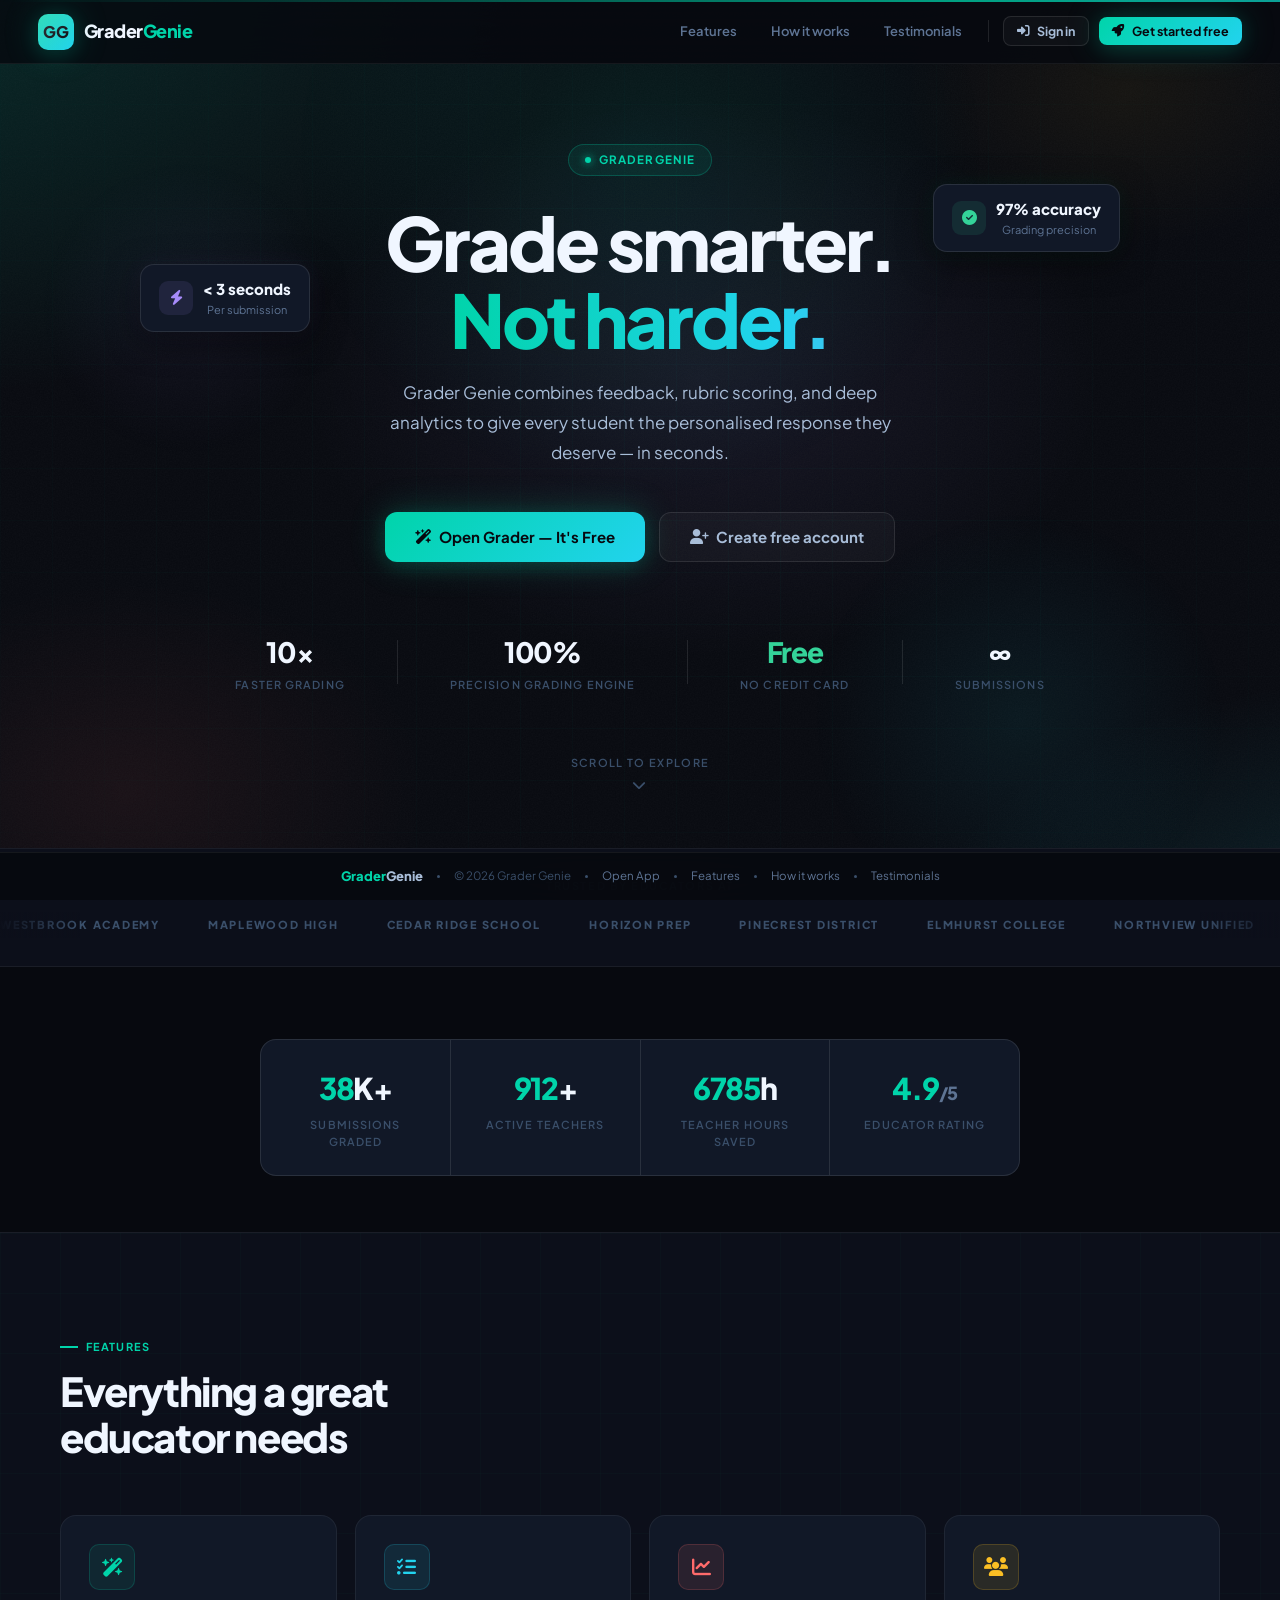
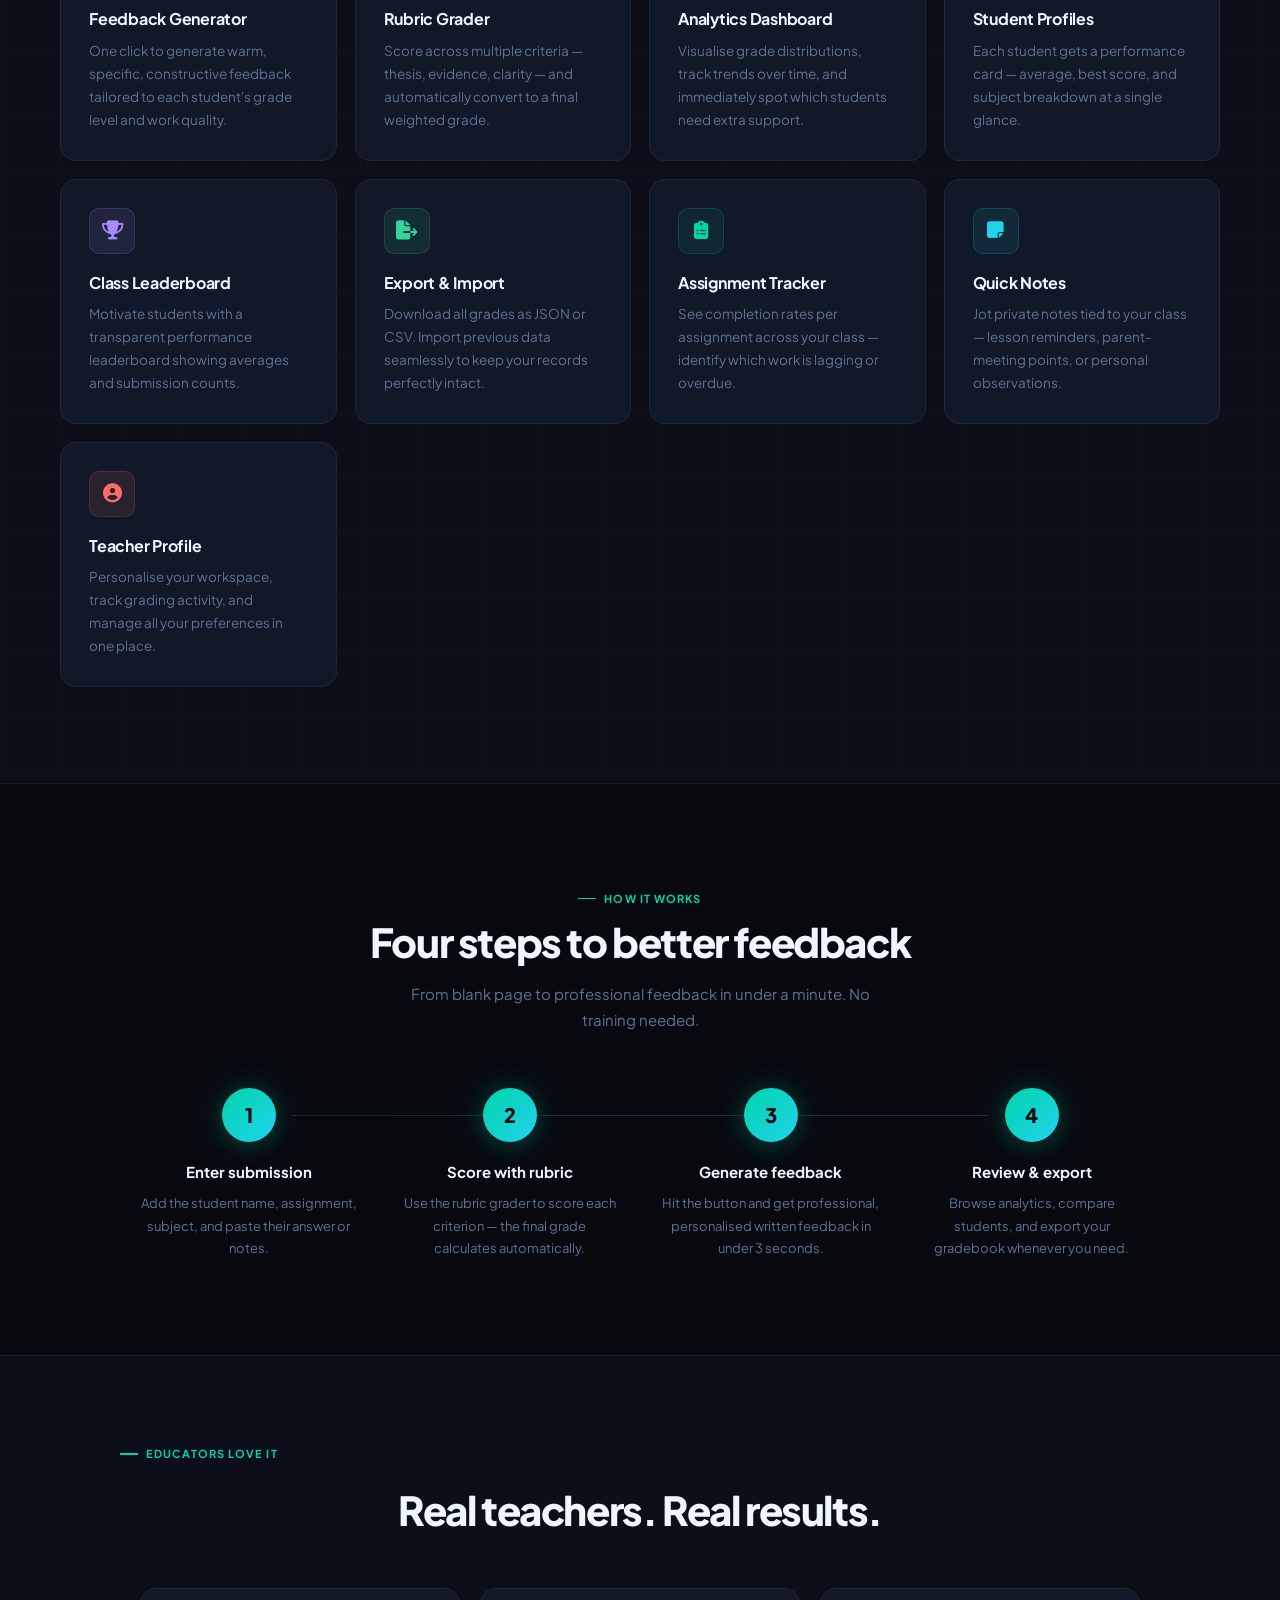
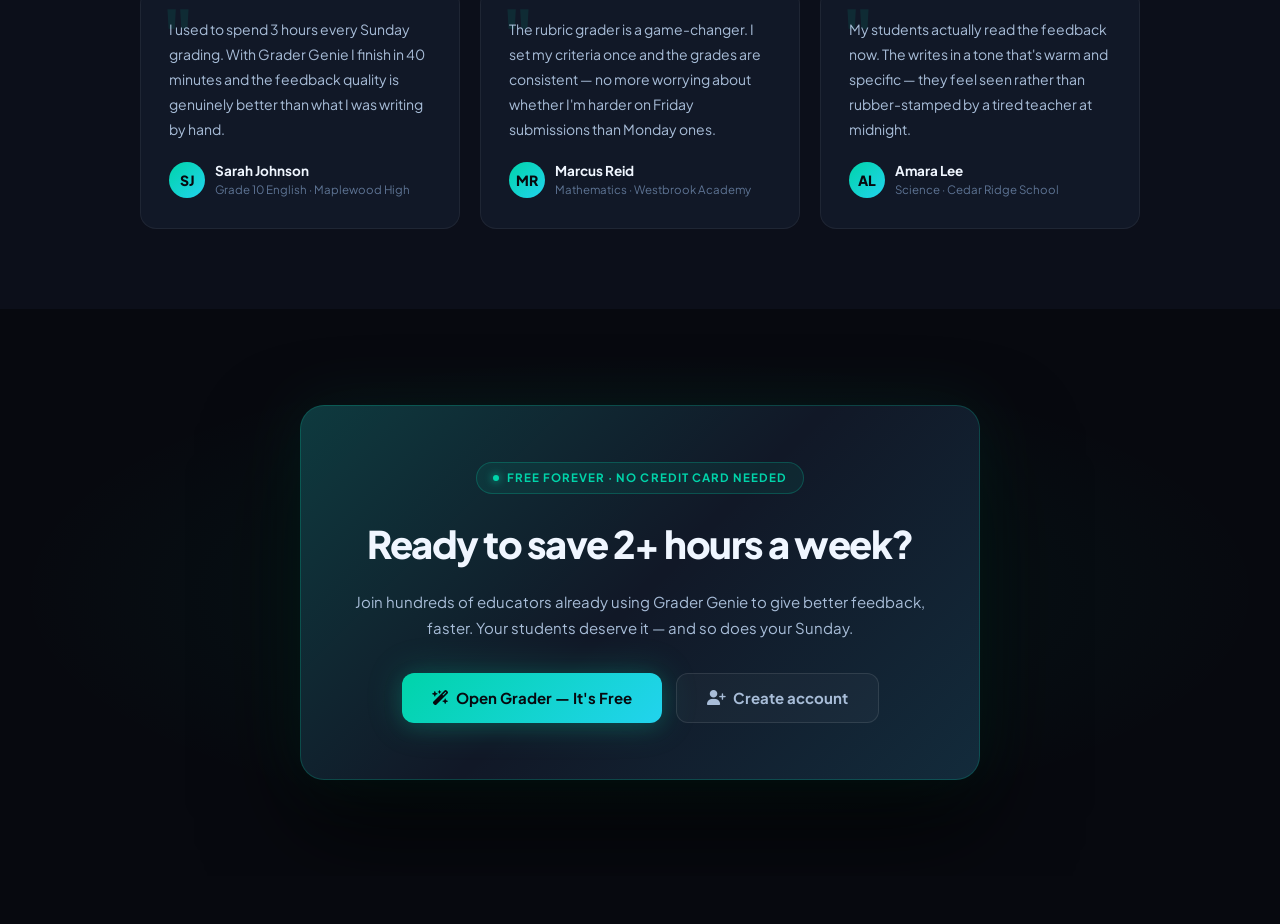
<file: index.html>
<!DOCTYPE html>
<html lang="en">
<head>
<meta charset="UTF-8">
<meta name="viewport" content="width=device-width,initial-scale=1.0">
<title>Grader Genie — Homework Grading</title>
<link rel="stylesheet" href="styles.css">
<link rel="stylesheet" href="https://cdnjs.cloudflare.com/ajax/libs/font-awesome/6.5.0/css/all.min.css">
<style>
  /* ── Landing-page overrides & new components ── */

  /* Animated counter */
  @keyframes countUp { from { opacity: 0; transform: translateY(10px); } to { opacity: 1; transform: none; } }

  /* CTA section */
  .cta-sec {
    padding: 96px 24px;
    background: var(--bg);
    position: relative; overflow: hidden;
    text-align: center;
  }
  .cta-sec::before {
    content: '';
    position: absolute; inset: 0;
    background:
      radial-gradient(ellipse 70% 60% at 50% 50%, rgba(0,212,170,.07), transparent 70%);
    pointer-events: none;
  }
  .cta-box {
    max-width: 680px; margin: 0 auto;
    background: var(--s1);
    border: 1px solid rgba(0,212,170,.22);
    border-radius: 24px;
    padding: 56px 40px;
    position: relative; z-index: 1;
    box-shadow: 0 0 64px rgba(0,212,170,.08), var(--sh4);
  }
  .cta-box::before {
    content: ''; position: absolute; inset: -1px; border-radius: 25px;
    background: linear-gradient(135deg, rgba(0,212,170,.18), transparent 50%, rgba(34,211,238,.1));
    z-index: -1;
  }
  .cta-box h2 { font-size: clamp(26px,3.5vw,38px); font-weight: 800; letter-spacing: -.04em; margin-bottom: 14px; }
  .cta-box p { font-size: 15px; color: var(--t2); margin-bottom: 32px; line-height: 1.72; }
  .cta-btns { display: flex; gap: 14px; justify-content: center; flex-wrap: wrap; }

  /* Trusted logos marquee */
  .trusted-wrap { overflow: hidden; position: relative; }
  .trusted-wrap::before,
  .trusted-wrap::after {
    content: ''; position: absolute; top: 0; bottom: 0; width: 80px; z-index: 2; pointer-events: none;
  }
  .trusted-wrap::before { left: 0; background: linear-gradient(90deg, var(--s0), transparent); }
  .trusted-wrap::after  { right: 0; background: linear-gradient(-90deg, var(--s0), transparent); }

  .trusted-track {
    display: flex; gap: 48px; width: max-content;
    animation: marquee 22s linear infinite;
  }
  @keyframes marquee { from { transform: translateX(0); } to { transform: translateX(-50%); } }
  .trusted-track:hover { animation-play-state: paused; }

  .t-logo {
    font-size: 11px; font-weight: 800; letter-spacing: .16em;
    text-transform: uppercase; color: var(--t4);
    white-space: nowrap; padding: 4px 0;
    transition: color .2s;
  }
  .t-logo:hover { color: var(--teal); }

  /* Step connector lines */
  .steps-grid { position: relative; }
  .steps-grid::before {
    content: '';
    position: absolute; top: 27px; left: calc(12.5% + 27px); right: calc(12.5% + 27px); height: 1px;
    background: linear-gradient(90deg, var(--teal), var(--cyan), var(--violet));
    opacity: .2;
  }

  /* Feature card icon glow on hover */
  .feat-card:hover .feat-ico { transform: scale(1.12) rotate(-4deg); transition: transform .22s var(--spring); }

  /* Social proof numbers */
  .proof-row {
    display: flex; gap: 0; max-width: 760px; margin: 0 auto 56px;
    border: 1px solid var(--b2); border-radius: var(--r16);
    background: var(--s1); overflow: hidden;
  }
  .proof-item {
    flex: 1; padding: 24px 28px; text-align: center;
    border-right: 1px solid var(--b2);
    position: relative;
  }
  .proof-item:last-child { border-right: none; }
  .proof-item::before {
    content: ''; position: absolute; bottom: 0; left: 20%; right: 20%; height: 2px;
    background: linear-gradient(90deg, transparent, var(--teal), transparent);
    opacity: 0; transition: opacity .22s;
  }
  .proof-item:hover::before { opacity: 1; }
  .proof-num { font-size: 30px; font-weight: 800; letter-spacing: -.04em; color: var(--t1); }
  .proof-num span { color: var(--teal); }
  .proof-lbl { font-size: 11px; font-weight: 600; text-transform: uppercase; letter-spacing: .1em; color: var(--t4); margin-top: 4px; }

  /* Floating badge on hero */
  .hero-badge {
    position: absolute; right: calc(50% - 480px); top: 120px;
    background: var(--s1); border: 1px solid var(--b2);
    border-radius: 14px; padding: 12px 18px;
    display: flex; align-items: center; gap: 10px;
    box-shadow: var(--sh2), 0 0 24px rgba(52,211,153,.08);
    animation: floatBadge 6s ease-in-out infinite;
    z-index: 2;
  }
  .hero-badge2 {
    position: absolute; left: calc(50% - 500px); top: 200px;
    background: var(--s1); border: 1px solid var(--b2);
    border-radius: 14px; padding: 12px 18px;
    display: flex; align-items: center; gap: 10px;
    box-shadow: var(--sh2), 0 0 24px rgba(167,139,250,.08);
    animation: floatBadge 7s ease-in-out infinite reverse;
    z-index: 2;
  }
  @keyframes floatBadge {
    0%,100% { transform: translateY(0); }
    50% { transform: translateY(-10px); }
  }
  @media (max-width: 1100px) { .hero-badge, .hero-badge2 { display: none; } }
  .hb-icon { width: 34px; height: 34px; border-radius: 9px; display: flex; align-items: center; justify-content: center; font-size: 15px; flex-shrink: 0; }
  .hb-val { font-size: 15px; font-weight: 800; color: var(--t1); }
  .hb-sub { font-size: 11px; color: var(--t3); }

  /* Animated glow ring behind CTA primary button */
  @keyframes ringPulse { 0%,100% { box-shadow: 0 0 0 0 rgba(0,212,170,.35), var(--st); } 50% { box-shadow: 0 0 0 10px rgba(0,212,170,0), var(--st); } }
  .btn-ring { animation: ringPulse 2.8s ease-in-out infinite; }

  /* Feature section sub-label */
  .feat-card .f-label {
    display: inline-flex; align-items: center; gap: 4px;
    font-size: 10px; font-weight: 700; text-transform: uppercase; letter-spacing: .09em;
    padding: 2px 8px; border-radius: 99px; margin-bottom: 14px;
    background: var(--tp); color: var(--teal); border: 1px solid var(--b3);
  }

  /* Scroll indicator */
  .scroll-hint {
    display: flex; flex-direction: column; align-items: center; gap: 6px;
    color: var(--t4); font-size: 11px; font-weight: 600;
    text-transform: uppercase; letter-spacing: .12em;
    margin-top: 60px; animation: fadeInUp 1s 1.2s both;
  }
  .scroll-hint i { animation: bounce 1.6s ease-in-out infinite; font-size: 14px; }
  @keyframes bounce { 0%,100% { transform: translateY(0); } 50% { transform: translateY(5px); } }
  @keyframes fadeInUp { from { opacity: 0; transform: translateY(12px); } to { opacity: 1; transform: none; } }

  /* Topbar nav links */
  .nav-link {
    font-size: 13px; font-weight: 600; color: var(--t3);
    padding: 6px 12px; border-radius: var(--r8);
    transition: color .14s, background .14s;
  }
  .nav-link:hover { color: var(--t1); background: var(--g1); }
</style>
</head>
<body class="land">

<!-- BG LAYERS -->
<div class="land-bg"></div>
<div class="aurora-line"></div>

<!-- HEADER -->
<header class="site-hdr">
  <div class="logo">
    <div class="lm">GG</div>
    <div class="lt">Grader<span>Genie</span></div>
  </div>
  <nav class="hdr-nav">
    <a href="#features" class="nav-link">Features</a>
    <a href="#how" class="nav-link">How it works</a>
    <a href="#testimonials" class="nav-link">Testimonials</a>
    <div style="width:1px;height:22px;background:var(--b2);margin:0 4px"></div>
    <button class="btn bg2 bsm" onclick="openModal('loginModal')"><i class="fas fa-sign-in-alt"></i> Sign in</button>
    <button class="btn bt bsm btn-ring" onclick="openModal('signupModal')"><i class="fas fa-rocket"></i> Get started free</button>
  </nav>
</header>

<!-- HERO -->
<section class="hero">
  <div class="orb orb1"></div>
  <div class="orb orb2"></div>
  <div class="orb orb3"></div>

  <!-- Floating badges -->
  <div class="hero-badge">
    <div class="hb-icon" style="background:var(--gp);color:var(--green)"><i class="fas fa-circle-check"></i></div>
    <div>
      <div class="hb-val">97% accuracy</div>
      <div class="hb-sub">Grading precision</div>
    </div>
  </div>
  <div class="hero-badge2">
    <div class="hb-icon" style="background:var(--vp);color:var(--violet)"><i class="fas fa-bolt"></i></div>
    <div>
      <div class="hb-val">&lt; 3 seconds</div>
      <div class="hb-sub">Per submission</div>
    </div>
  </div>

  <div class="h-pill">
    <div class="live-dot"></div>
    GraderGenie
  </div>

  <h1 class="h-title">
    Grade smarter.<br>
    <em class="h-grad" style="font-style:normal">Not harder.</em>
  </h1>

  <p class="h-desc">
    Grader Genie combines feedback, rubric scoring, and deep analytics to give every student the personalised response they deserve — in seconds.
  </p>

  <div class="h-cta">
    <a href="homework-grader.html" class="btn bt blg btn-ring">
      <i class="fas fa-wand-magic-sparkles"></i> Open Grader — It's Free
    </a>
    <button class="btn bg2 blg" onclick="openModal('signupModal')">
      <i class="fas fa-user-plus"></i> Create free account
    </button>
  </div>

  <!-- Social proof strip -->
  <div class="stats-strip">
    <div style="text-align:center">
      <div class="stat-num" id="cnt-speed">10×</div>
      <div class="stat-lbl">Faster Grading</div>
    </div>
    <div class="stat-div"></div>
    <div style="text-align:center">
      <div class="stat-num">100%</div>
      <div class="stat-lbl">Precision Grading Engine</div>
    </div>
    <div class="stat-div"></div>
    <div style="text-align:center">
      <div class="stat-num" style="color:var(--green)">Free</div>
      <div class="stat-lbl">No credit card</div>
    </div>
    <div class="stat-div"></div>
    <div style="text-align:center">
      <div class="stat-num">∞</div>
      <div class="stat-lbl">Submissions</div>
    </div>
  </div>

  <div class="scroll-hint">
    <span>Scroll to explore</span>
    <i class="fas fa-chevron-down"></i>
  </div>
</section>

<!-- TRUSTED BY -->
<div style="background:var(--s0);border-top:1px solid var(--b1);border-bottom:1px solid var(--b1);padding:28px 0;">
  <p style="text-align:center;font-size:11px;font-weight:700;text-transform:uppercase;letter-spacing:.14em;color:var(--t4);margin-bottom:18px;">
    Trusted by educators at
  </p>
  <div class="trusted-wrap">
    <div class="trusted-track">
      <!-- Two sets for seamless loop -->
      <span class="t-logo">Westbrook Academy</span>
      <span class="t-logo">Maplewood High</span>
      <span class="t-logo">Cedar Ridge School</span>
      <span class="t-logo">Horizon Prep</span>
      <span class="t-logo">Pinecrest District</span>
      <span class="t-logo">Elmhurst College</span>
      <span class="t-logo">Northview Unified</span>
      <span class="t-logo">Sunrise Charter</span>
      <!-- Duplicate for loop -->
      <span class="t-logo">Westbrook Academy</span>
      <span class="t-logo">Maplewood High</span>
      <span class="t-logo">Cedar Ridge School</span>
      <span class="t-logo">Horizon Prep</span>
      <span class="t-logo">Pinecrest District</span>
      <span class="t-logo">Elmhurst College</span>
      <span class="t-logo">Northview Unified</span>
      <span class="t-logo">Sunrise Charter</span>
    </div>
  </div>
</div>

<!-- PROOF NUMBERS -->
<div style="background:var(--bg);padding:72px 24px 0;">
  <div class="proof-row rv">
    <div class="proof-item">
      <div class="proof-num"><span id="n-subs">0</span>K+</div>
      <div class="proof-lbl">Submissions graded</div>
    </div>
    <div class="proof-item">
      <div class="proof-num"><span id="n-teachers">0</span>+</div>
      <div class="proof-lbl">Active teachers</div>
    </div>
    <div class="proof-item">
      <div class="proof-num"><span id="n-hours">0</span>h</div>
      <div class="proof-lbl">Teacher hours saved</div>
    </div>
    <div class="proof-item">
      <div class="proof-num"><span style="color:var(--teal)">4.9</span><span style="font-size:18px;color:var(--t3)">/5</span></div>
      <div class="proof-lbl">Educator rating</div>
    </div>
  </div>
</div>

<!-- FEATURES -->
<section class="feat-sec" id="features">
  <div class="sec-inner">
    <div class="sec-tag">Features</div>
    <h2 class="sec-head">Everything a great educator needs</h2>
    <div class="feat-grid">

      <div class="feat-card rv">
        <div class="feat-ico fi-t"><i class="fas fa-wand-magic-sparkles"></i></div>
        <h3>Feedback Generator</h3>
        <p>One click to generate warm, specific, constructive feedback tailored to each student's grade level and work quality.</p>
      </div>

      <div class="feat-card rv">
        <div class="feat-ico fi-c"><i class="fas fa-list-check"></i></div>
        <h3>Rubric Grader</h3>
        <p>Score across multiple criteria — thesis, evidence, clarity — and automatically convert to a final weighted grade.</p>
      </div>

      <div class="feat-card rv">
        <div class="feat-ico fi-r"><i class="fas fa-chart-line"></i></div>
        <h3>Analytics Dashboard</h3>
        <p>Visualise grade distributions, track trends over time, and immediately spot which students need extra support.</p>
      </div>

      <div class="feat-card rv">
        <div class="feat-ico fi-g"><i class="fas fa-users"></i></div>
        <h3>Student Profiles</h3>
        <p>Each student gets a performance card — average, best score, and subject breakdown at a single glance.</p>
      </div>

      <div class="feat-card rv">
        <div class="feat-ico fi-v"><i class="fas fa-trophy"></i></div>
        <h3>Class Leaderboard</h3>
        <p>Motivate students with a transparent performance leaderboard showing averages and submission counts.</p>
      </div>

      <div class="feat-card rv">
        <div class="feat-ico fi-e"><i class="fas fa-file-export"></i></div>
        <h3>Export & Import</h3>
        <p>Download all grades as JSON or CSV. Import previous data seamlessly to keep your records perfectly intact.</p>
      </div>

      <div class="feat-card rv">
        <div class="feat-ico fi-t"><i class="fas fa-clipboard-list"></i></div>
        <h3>Assignment Tracker</h3>
        <p>See completion rates per assignment across your class — identify which work is lagging or overdue.</p>
      </div>

      <div class="feat-card rv">
        <div class="feat-ico fi-c"><i class="fas fa-note-sticky"></i></div>
        <h3>Quick Notes</h3>
        <p>Jot private notes tied to your class — lesson reminders, parent-meeting points, or personal observations.</p>
      </div>

      <div class="feat-card rv">
        <div class="feat-ico fi-r"><i class="fas fa-user-circle"></i></div>
        <h3>Teacher Profile</h3>
        <p>Personalise your workspace, track grading activity, and manage all your preferences in one place.</p>
      </div>

    </div>
  </div>
</section>

<!-- HOW IT WORKS -->
<section class="how-sec" id="how">
  <div class="how-inner">
    <div class="sec-tag" style="justify-content:center">How it works</div>
    <h2 class="sec-head" style="max-width:100%;text-align:center;margin:0 auto 16px">Four steps to better feedback</h2>
    <p style="color:var(--t3);font-size:15px;max-width:460px;margin:0 auto 56px;line-height:1.72;">
      From blank page to professional feedback in under a minute. No training needed.
    </p>
    <div class="steps-grid">
      <div class="step-item rv">
        <div class="step-num">1</div>
        <h4>Enter submission</h4>
        <p>Add the student name, assignment, subject, and paste their answer or notes.</p>
      </div>
      <div class="step-item rv">
        <div class="step-num">2</div>
        <h4>Score with rubric</h4>
        <p>Use the rubric grader to score each criterion — the final grade calculates automatically.</p>
      </div>
      <div class="step-item rv">
        <div class="step-num">3</div>
        <h4>Generate feedback</h4>
        <p>Hit the button and get professional, personalised written feedback in under 3 seconds.</p>
      </div>
      <div class="step-item rv">
        <div class="step-num">4</div>
        <h4>Review & export</h4>
        <p>Browse analytics, compare students, and export your gradebook whenever you need.</p>
      </div>
    </div>
  </div>
</section>

<!-- TESTIMONIALS -->
<section class="test-sec" id="testimonials">
  <div style="max-width:1040px;margin:0 auto">
    <div class="sec-tag" style="justify-content:center">Educators love it</div>
    <h2 class="sec-head" style="max-width:100%;text-align:center;margin:12px auto 0">
      Real teachers. Real results.
    </h2>
    <div class="test-grid">
      <div class="test-card rv">
        <p class="test-txt">I used to spend 3 hours every Sunday grading. With Grader Genie I finish in 40 minutes and the feedback quality is genuinely better than what I was writing by hand.</p>
        <div class="test-author">
          <div class="test-ava">SJ</div>
          <div>
            <div class="test-name">Sarah Johnson</div>
            <div class="test-role">Grade 10 English · Maplewood High</div>
          </div>
        </div>
      </div>
      <div class="test-card rv">
        <p class="test-txt">The rubric grader is a game-changer. I set my criteria once and the grades are consistent — no more worrying about whether I'm harder on Friday submissions than Monday ones.</p>
        <div class="test-author">
          <div class="test-ava">MR</div>
          <div>
            <div class="test-name">Marcus Reid</div>
            <div class="test-role">Mathematics · Westbrook Academy</div>
          </div>
        </div>
      </div>
      <div class="test-card rv">
        <p class="test-txt">My students actually read the feedback now. The writes in a tone that's warm and specific — they feel seen rather than rubber-stamped by a tired teacher at midnight.</p>
        <div class="test-author">
          <div class="test-ava">AL</div>
          <div>
            <div class="test-name">Amara Lee</div>
            <div class="test-role">Science · Cedar Ridge School</div>
          </div>
        </div>
      </div>
    </div>
  </div>
</section>

<!-- CTA SECTION -->
<div class="cta-sec">
  <div class="cta-box rv">
    <div class="h-pill" style="margin-bottom:20px;display:inline-flex">
      <div class="live-dot"></div> Free forever · No credit card needed
    </div>
    <h2>Ready to save 2+ hours a week?</h2>
    <p>Join hundreds of educators already using Grader Genie to give better feedback, faster. Your students deserve it — and so does your Sunday.</p>
    <div class="cta-btns">
      <a href="homework-grader.html" class="btn bt blg btn-ring">
        <i class="fas fa-wand-magic-sparkles"></i> Open Grader — It's Free
      </a>
      <button class="btn bg2 blg" onclick="openModal('signupModal')">
        <i class="fas fa-user-plus"></i> Create account
      </button>
    </div>
  </div>
</div>

<!-- FOOTER -->
<footer class="site-ftr">
  <div class="fbn"><span>Grader</span>Genie</div>
  <div class="fsep"></div>
  <span class="fc2">© 2026 Grader Genie</span>
  <div class="fsep"></div>
  <a href="homework-grader.html" class="flk">Open App</a>
  <div class="fsep"></div>
  <a href="#features" class="flk">Features</a>
  <div class="fsep"></div>
  <a href="#how" class="flk">How it works</a>
  <div class="fsep"></div>
  <a href="#testimonials" class="flk">Testimonials</a>
</footer>

<!-- LOGIN MODAL -->
<div class="overlay" id="loginModal">
  <div class="modal" style="max-width:420px">
    <div class="mhd">
      <div>
        <div class="mtitle">Welcome back</div>
        <div class="msub">Sign in to your Grader Genie account</div>
      </div>
      <button class="mcls" onclick="closeModal('loginModal')"><i class="fas fa-xmark"></i></button>
    </div>
    <div class="mbd" style="display:flex;flex-direction:column;gap:16px">
      <div class="fg">
        <label class="fl">Email address</label>
        <input class="fc" type="email" id="li-email" placeholder="teacher@school.edu" autocomplete="email">
      </div>
      <div class="fg">
        <label class="fl">Password</label>
        <input class="fc" type="password" id="li-pw" placeholder="••••••••" autocomplete="current-password">
      </div>
      <button class="btn bt" style="width:100%;justify-content:center" onclick="handleLogin()">
        <i class="fas fa-sign-in-alt"></i> Sign in
      </button>
      <div class="msw">Don't have an account? <a onclick="closeModal('loginModal');openModal('signupModal')">Create one free →</a></div>
    </div>
  </div>
</div>

<!-- SIGNUP MODAL -->
<div class="overlay" id="signupModal">
  <div class="modal" style="max-width:420px">
    <div class="mhd">
      <div>
        <div class="mtitle">Create your account</div>
        <div class="msub">Free forever · no credit card required</div>
      </div>
      <button class="mcls" onclick="closeModal('signupModal')"><i class="fas fa-xmark"></i></button>
    </div>
    <div class="mbd" style="display:flex;flex-direction:column;gap:16px">
      <div class="fg">
        <label class="fl">Full name</label>
        <input class="fc" type="text" id="su-name" placeholder="Ms. Johnson">
      </div>
      <div class="fg">
        <label class="fl">Email address</label>
        <input class="fc" type="email" id="su-email" placeholder="teacher@school.edu">
      </div>
      <div class="fgrid">
        <div class="fg">
          <label class="fl">Password</label>
          <input class="fc" type="password" id="su-pw" placeholder="Min. 6 characters">
        </div>
        <div class="fg">
          <label class="fl">Confirm password</label>
          <input class="fc" type="password" id="su-cpw" placeholder="Repeat">
        </div>
      </div>
      <button class="btn bt" style="width:100%;justify-content:center" onclick="handleSignup()">
        <i class="fas fa-rocket"></i> Create free account
      </button>
      <div class="msw">Already have an account? <a onclick="closeModal('signupModal');openModal('loginModal')">Sign in →</a></div>
    </div>
  </div>
</div>

<div class="twrap"></div>

<script>
const $  = s => document.querySelector(s);
const $$ = s => document.querySelectorAll(s);

/* ── Modals ── */
function openModal(id)  { document.getElementById(id).classList.add('open');    document.body.style.overflow='hidden'; }
function closeModal(id) { document.getElementById(id).classList.remove('open'); document.body.style.overflow=''; }
document.addEventListener('keydown', e => {
  if (e.key === 'Escape') $$('.overlay.open').forEach(o => { o.classList.remove('open'); document.body.style.overflow=''; });
});
$$('.overlay').forEach(o => o.addEventListener('click', e => {
  if (e.target === o) { o.classList.remove('open'); document.body.style.overflow=''; }
}));

/* ── Toast ── */
function toast(msg, type='info') {
  const wrap = $('.twrap');
  const t = document.createElement('div');
  t.className = `toast t${type[0]}`;
  const icons = { success:'fa-circle-check', error:'fa-circle-xmark', info:'fa-circle-info' };
  t.innerHTML = `<i class="fas ${icons[type]||icons.info}"></i><span>${msg}</span>`;
  wrap.appendChild(t);
  setTimeout(() => { t.style.opacity='0'; t.style.transition='all .3s'; setTimeout(() => t.remove(), 300); }, 3500);
}

/* ── Auth ── */
function handleLogin() {
  const em = $('#li-email').value.trim();
  const pw = $('#li-pw').value;
  if (!em || !pw)             { toast('Fill in all fields','error'); return; }
  if (!em.includes('@'))      { toast('Enter a valid email','error'); return; }
  localStorage.setItem('gg_loggedIn','1');
  localStorage.setItem('gg_email', em);
  if (!localStorage.getItem('gg_name'))
    localStorage.setItem('gg_name', em.split('@')[0].replace(/\b\w/g, c => c.toUpperCase()));
  toast('Welcome back!','success');
  setTimeout(() => { window.location.href = 'homework-grader.html'; }, 600);
}
function handleSignup() {
  const nm = $('#su-name').value.trim();
  const em = $('#su-email').value.trim();
  const pw = $('#su-pw').value;
  const cp = $('#su-cpw').value;
  if (!nm || !em || !pw || !cp) { toast('Fill in all fields','error'); return; }
  if (pw !== cp)                { toast('Passwords do not match','error'); return; }
  if (pw.length < 6)            { toast('Password must be 6+ chars','error'); return; }
  localStorage.setItem('gg_loggedIn','1');
  localStorage.setItem('gg_name',  nm);
  localStorage.setItem('gg_email', em);
  toast('Account created!','success');
  setTimeout(() => { window.location.href = 'homework-grader.html'; }, 600);
}

/* ── Animated counter ── */
function animateCount(el, target, suffix='', duration=1800) {
  let start = 0;
  const step = ts => {
    if (!start) start = ts;
    const progress = Math.min((ts - start) / duration, 1);
    const eased = 1 - Math.pow(1 - progress, 3);
    el.textContent = Math.round(eased * target) + suffix;
    if (progress < 1) requestAnimationFrame(step);
  };
  requestAnimationFrame(step);
}

/* ── Scroll reveal + counter trigger ── */
const obs = new IntersectionObserver(entries => {
  entries.forEach(e => {
    if (e.isIntersecting) {
      e.target.style.animationPlayState = 'running';
      // Trigger counters once proof row enters view
      if (e.target.classList.contains('proof-row') && !e.target.dataset.counted) {
        e.target.dataset.counted = '1';
        animateCount($('#n-subs'),     48,  '', 2000);
        animateCount($('#n-teachers'), 1200,'', 2200);
        animateCount($('#n-hours'),    9400,'', 2400);
      }
    }
  });
}, { threshold: 0.12 });

$$('.rv').forEach(el => {
  el.style.animationPlayState = 'paused';
  obs.observe(el);
});
</script>
</body>
</html>
</file>
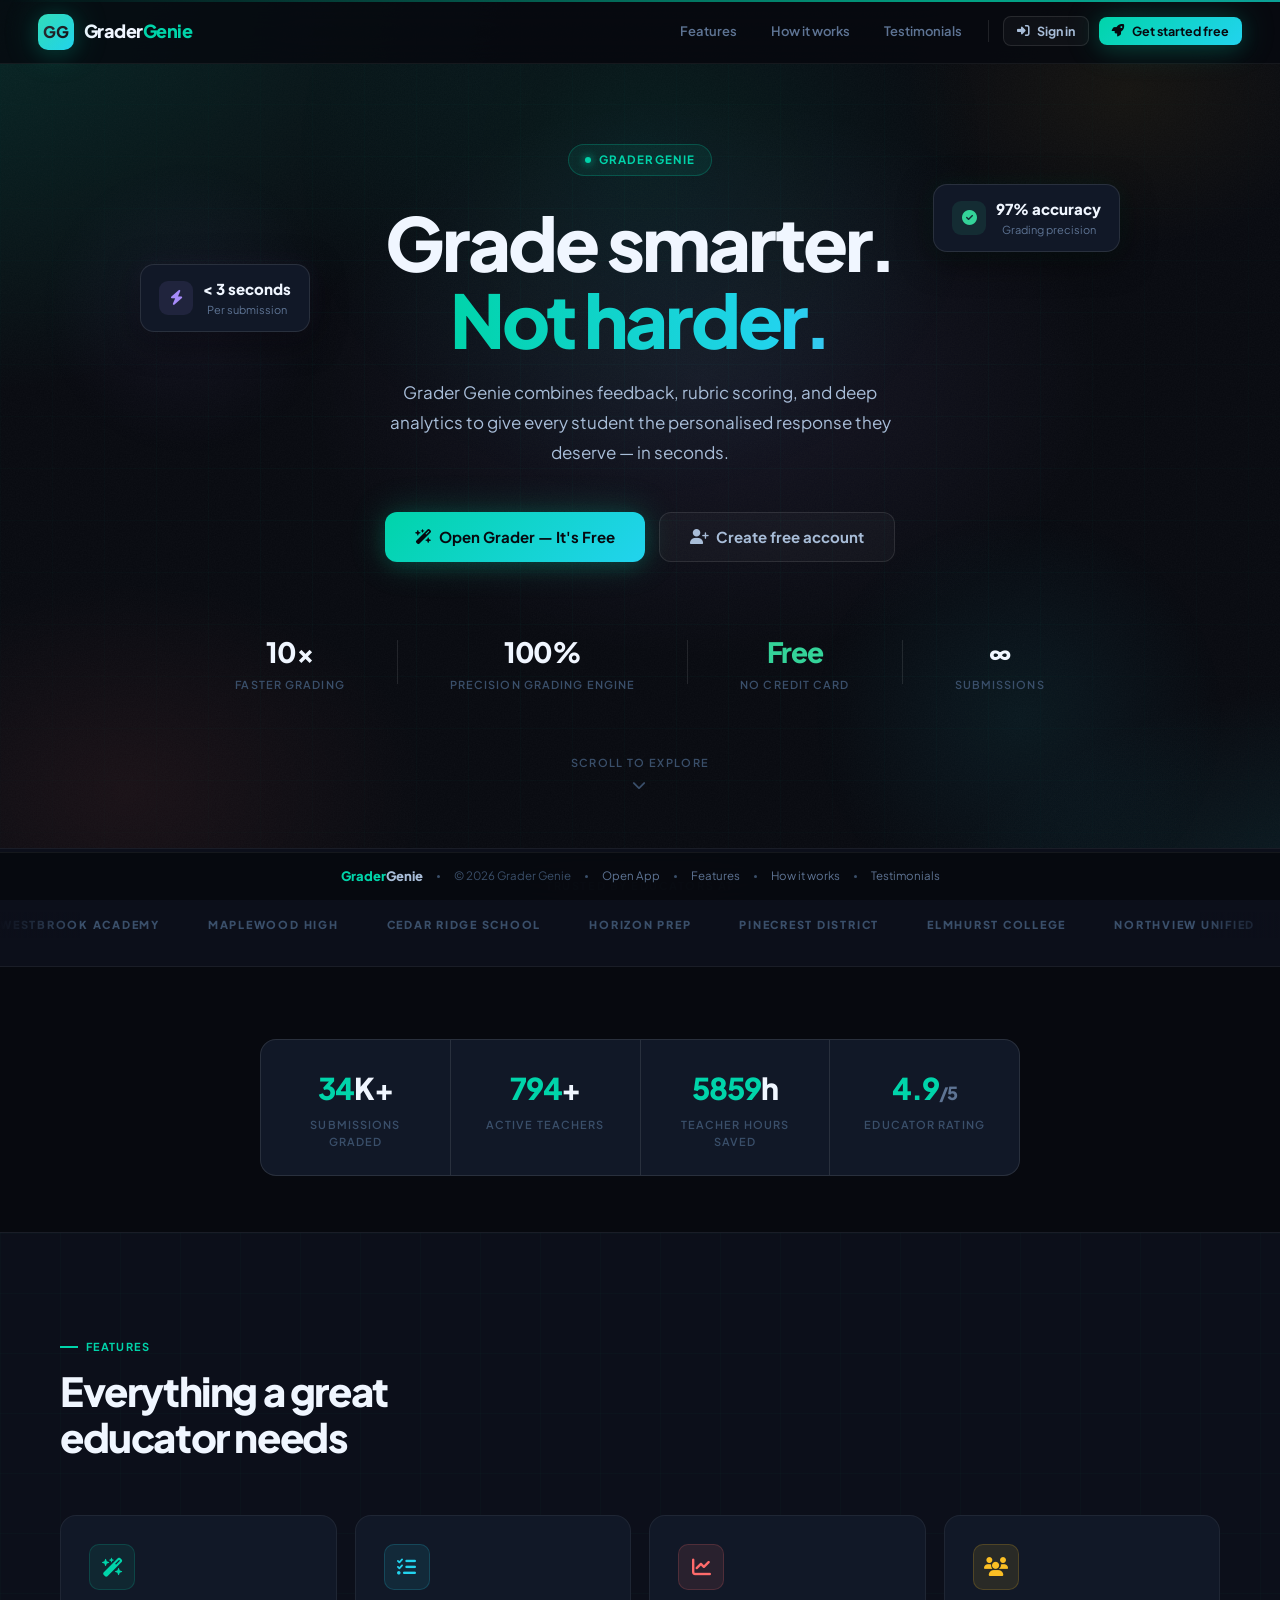
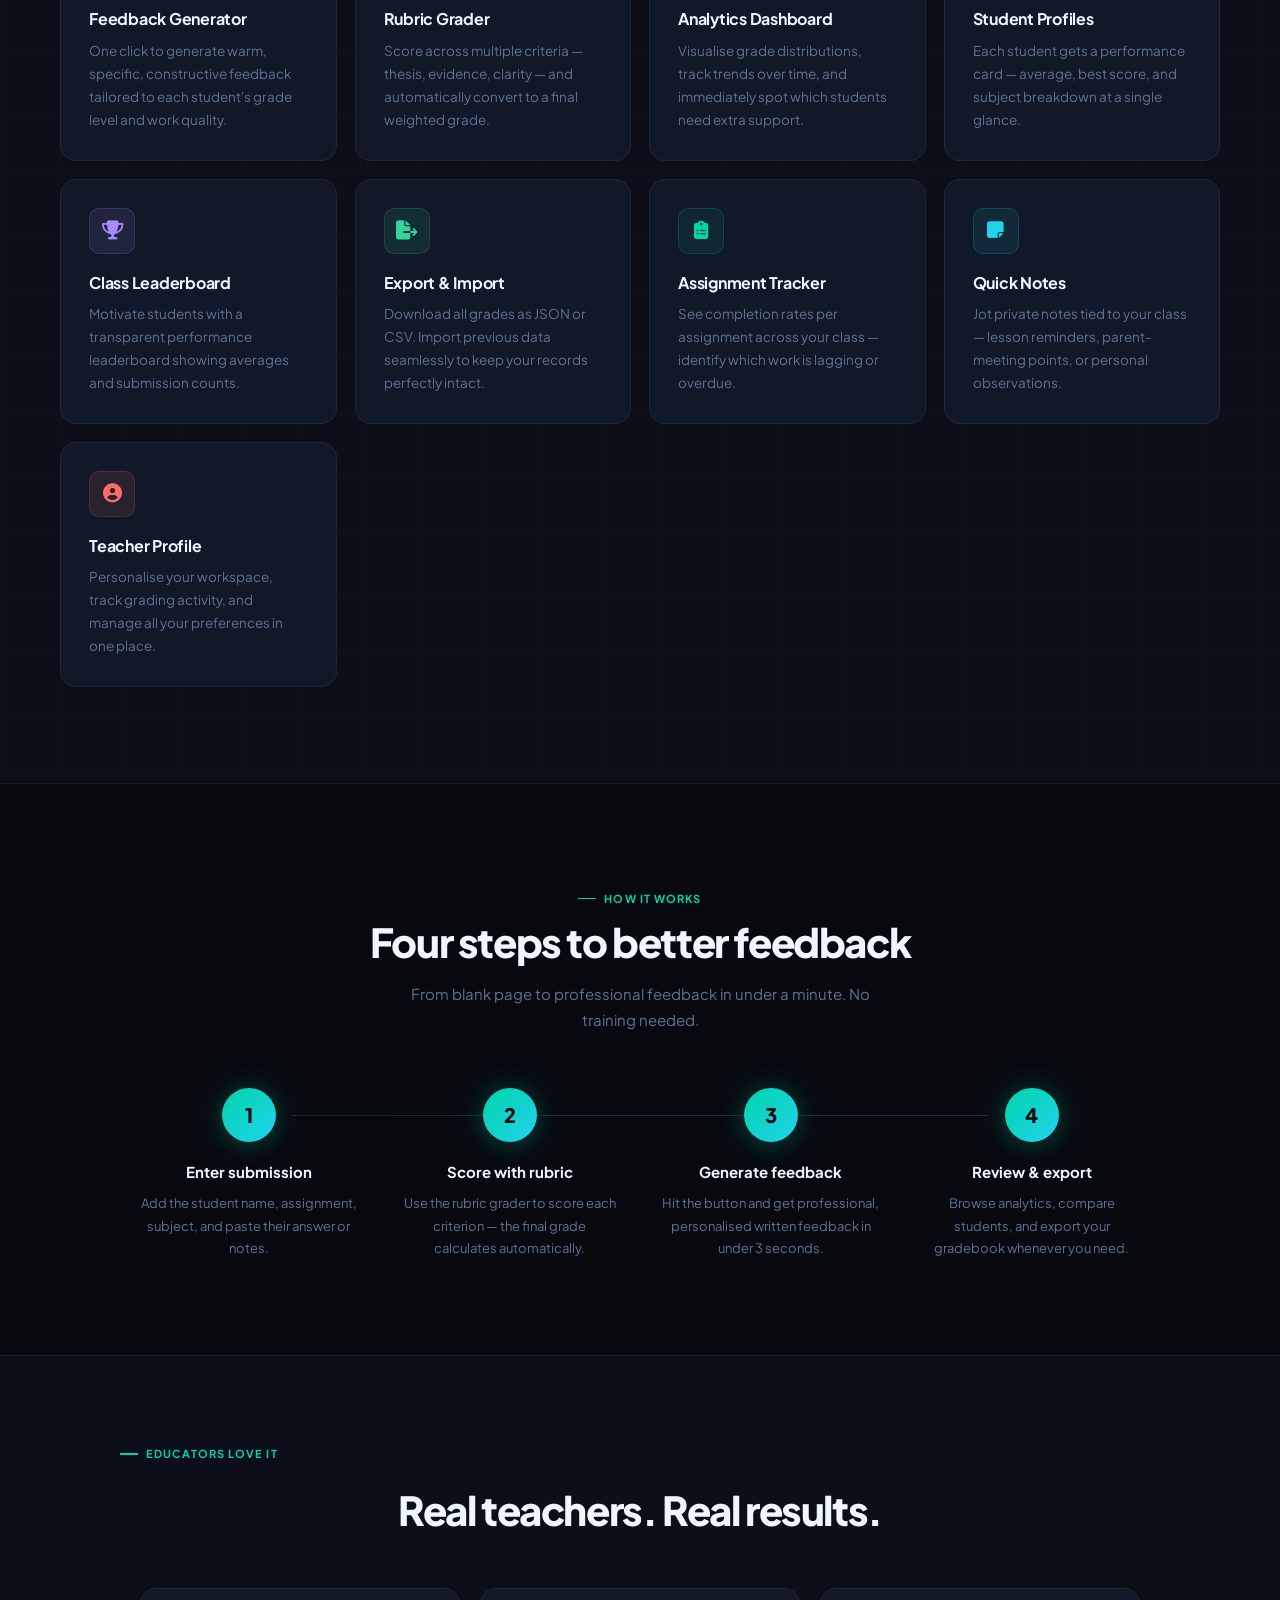
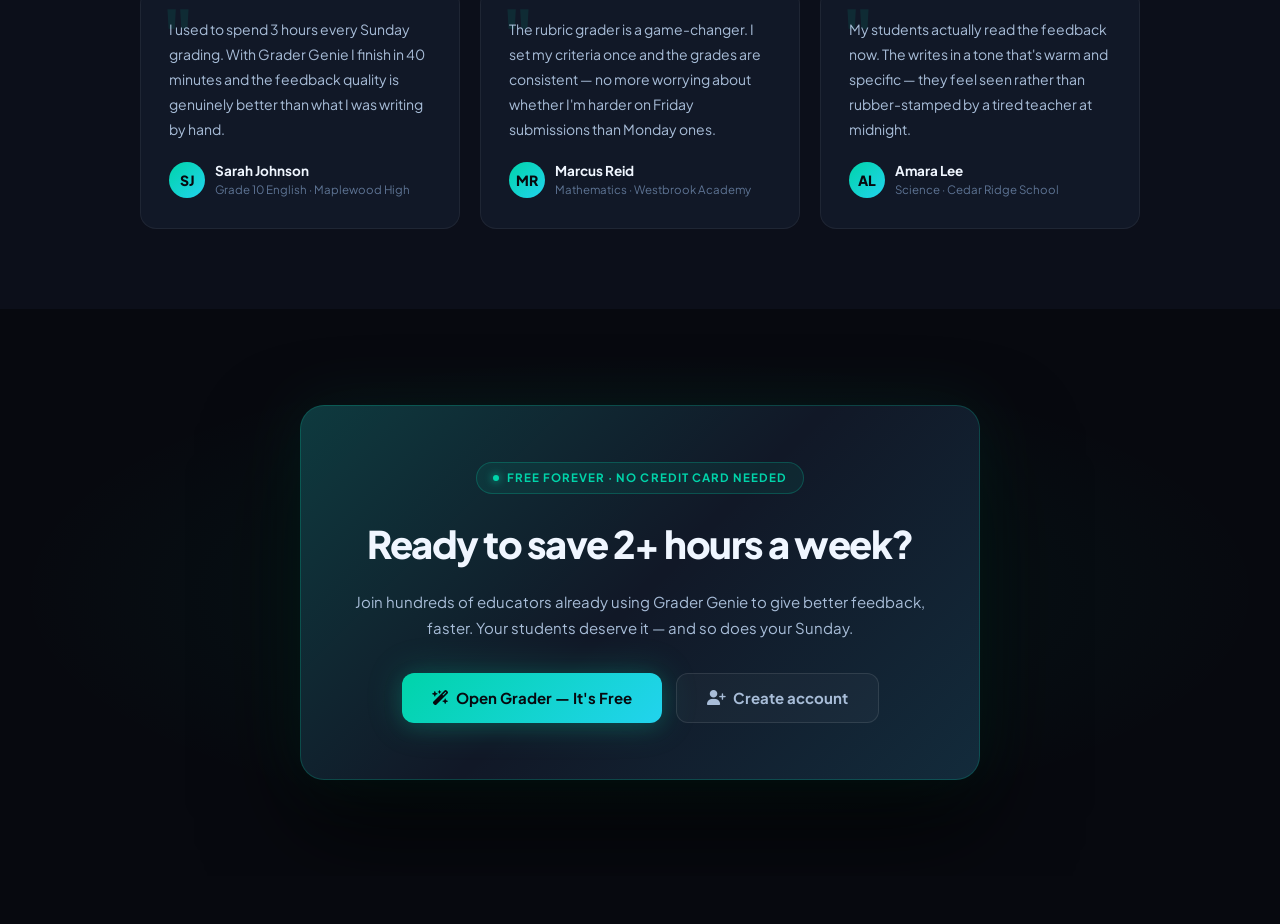
<file: homework-grader.html>
<!DOCTYPE html>
<html lang="en">
<head>
<meta charset="UTF-8"><meta name="viewport" content="width=device-width,initial-scale=1.0">
<title>Grader Genie — Dashboard</title>
<link rel="stylesheet" href="styles.css">
<link rel="stylesheet" href="https://cdnjs.cloudflare.com/ajax/libs/font-awesome/6.5.0/css/all.min.css">
</head>
<body>

<!-- SIDEBAR -->
<nav class="sidebar">
  <div class="sb-logo">
    <div class="lm">GG</div>
    <div class="lt">Grader<span>Genie</span></div>
  </div>
  <div class="nav-grp">Main</div>
  <button class="nav-item active" data-page="dashboard" onclick="navigate('dashboard',this)"><i class="fas fa-house"></i> Dashboard</button>
  <button class="nav-item" data-page="grade" onclick="navigate('grade',this)"><i class="fas fa-pen-to-square"></i> Grade Submission</button>
  <button class="nav-item" data-page="rubric" onclick="navigate('rubric',this);renderRubric()"><i class="fas fa-list-check"></i> Rubric Grader</button>

  <div class="nav-grp">Insights</div>
  <button class="nav-item" data-page="submissions" onclick="navigate('submissions',this)"><i class="fas fa-table-list"></i> Submissions</button>
  <button class="nav-item" data-page="analytics" onclick="navigate('analytics',this)"><i class="fas fa-chart-line"></i> Analytics</button>
  <button class="nav-item" data-page="students" onclick="navigate('students',this)"><i class="fas fa-users"></i> Students</button>
  <button class="nav-item" data-page="leaderboard" onclick="navigate('leaderboard',this)"><i class="fas fa-trophy"></i> Leaderboard</button>
  <button class="nav-item" data-page="assignments" onclick="navigate('assignments',this)"><i class="fas fa-clipboard-list"></i> Assignments</button>

  <div class="nav-grp">Tools</div>
  <button class="nav-item" data-page="notes" onclick="navigate('notes',this)"><i class="fas fa-note-sticky"></i> Quick Notes</button>
  <button class="nav-item" onclick="exportData()"><i class="fas fa-file-code"></i> Export JSON</button>
  <button class="nav-item" onclick="exportCSV()"><i class="fas fa-file-csv"></i> Export CSV</button>
  <button class="nav-item" onclick="document.getElementById('importInput').click()"><i class="fas fa-file-import"></i> Import Data</button>
  <input type="file" id="importInput" style="display:none" accept=".json" onchange="importData(event)">

  <div class="nav-div"></div>
  <div class="nav-grp">Account</div>
  <button class="nav-item" data-page="profile" onclick="navigate('profile',this)"><i class="fas fa-user-circle"></i> My Profile</button>

  <div class="sb-spacer"></div>
  <div class="sb-user" onclick="navigate('profile',document.querySelector('[data-page=profile]'))">
    <div class="sb-ava" id="sb-av">T</div>
    <div><div class="sb-name" id="sb-name">Educator</div><div class="sb-role" id="sb-role">Lead Educator</div></div>
    <button class="sb-logout" onclick="event.stopPropagation();logout()" title="Logout"><i class="fas fa-right-from-bracket"></i></button>
  </div>
</nav>

<!-- MAIN CONTENT -->
<main class="app-main">
  <!-- TOPBAR -->
  <div class="app-topbar">
    <h1 class="topbar-title" id="topbar-title">Dashboard</h1>
    <div class="topbar-search">
      <i class="fas fa-magnifying-glass"></i>
      <input type="text" id="topbar-search" placeholder="Search submissions…" oninput="onSearch()">
    </div>
    <div class="topbar-acts">
      <button class="topbar-ico" title="Notifications" onclick="toast('No new notifications','info')">
        <i class="fas fa-bell"></i><span class="notif-dot"></span>
      </button>
      <button class="topbar-ico" title="Refresh" onclick="if(curPage==='dashboard')renderDashboard();if(curPage==='submissions')renderTable();toast('Refreshed','success')">
        <i class="fas fa-rotate-right"></i>
      </button>
      <button class="btn bt bsm" onclick="navigate('grade',document.querySelector('[data-page=grade]'))"><i class="fas fa-plus"></i> New Grade</button>
    </div>
  </div>

  <!-- DASHBOARD PAGE -->
  <div class="page active" id="pg-dashboard">
    <div class="dash-banner">
      <div>
        <div class="db-title">Good morning! <span id="dbanner-name"></span> 👋</div>
        <div class="db-sub">Here's how your class is doing today.</div>
        <div class="db-meta"><i class="fas fa-calendar-day"></i> <span id="dbanner-date"></span></div>
      </div>
      <button class="btn bt bsm" style="margin-left:auto;position:relative;z-index:1" onclick="navigate('grade',document.querySelector('[data-page=grade]'))"><i class="fas fa-plus"></i> Add Grade</button>
    </div>

    <div class="stat-row">
      <div class="stat-card sc-t"><div class="si si-t"><i class="fas fa-file-lines"></i></div><div><div class="sv" id="dash-total">—</div><div class="sl">Total Submissions</div></div></div>
      <div class="stat-card sc-c"><div class="si si-c"><i class="fas fa-chart-simple"></i></div><div><div class="sv" id="dash-avg">—</div><div class="sl">Class Average</div></div></div>
      <div class="stat-card sc-v"><div class="si si-v"><i class="fas fa-users"></i></div><div><div class="sv" id="dash-students">—</div><div class="sl">Students</div></div></div>
      <div class="stat-card sc-e"><div class="si si-e"><i class="fas fa-circle-check"></i></div><div><div class="sv" id="dash-pass">—</div><div class="sl">Passing</div></div></div>
      <div class="stat-card sc-g"><div class="si si-g"><i class="fas fa-percent"></i></div><div><div class="sv" id="dash-pct">—</div><div class="sl">Pass Rate</div></div></div>
    </div>

    <div class="two-col">
      <div class="card">
        <div class="chd"><span class="ctitle"><i class="fas fa-clock" style="color:var(--teal)"></i> Recent Activity</span>
          <button class="btn bg2 bsm" onclick="navigate('submissions',document.querySelector('[data-page=submissions]'))">See all</button>
        </div>
        <div id="recent-list"></div>
      </div>
      <div class="card">
        <div class="chd"><span class="ctitle"><i class="fas fa-chart-bar" style="color:var(--cyan)"></i> Grade Distribution</span></div>
        <div class="cbody" id="dash-dist"></div>
      </div>
    </div>
  </div>

  <!-- GRADE PAGE -->
  <div class="page" id="pg-grade">
    <div class="two-col">
      <div class="card">
        <div class="chd">
          <span class="ctitle"><i class="fas fa-pen-to-square" style="color:var(--teal)"></i> New Submission</span>
          <button class="ai-btn" id="ai-btn" onclick="generate()">
            <span class="ai-ico"><i class="fas fa-wand-magic-sparkles"></i></span>
            <span class="ai-spinner"></span> Generate Feedback
          </button>
        </div>
        <div class="cbody">
          <form id="grade-form" style="display:flex;flex-direction:column;gap:16px" onsubmit="return false">
            <datalist id="dl-names"></datalist>
            <datalist id="dl-titles"></datalist>
            <datalist id="dl-subjects"></datalist>
            <div class="fgrid">
              <div class="fg"><label class="fl">Student Name *</label><input class="fc" id="f-name" list="dl-names" placeholder="Alice Chen" autocomplete="off"></div>
              <div class="fg"><label class="fl">Subject</label><input class="fc" id="f-subject" list="dl-subjects" placeholder="History, Science…" autocomplete="off"></div>
              <div class="fg full"><label class="fl">Assignment Title *</label><input class="fc" id="f-title" list="dl-titles" placeholder="World War II Essay" autocomplete="off"></div>
              <div class="fg full"><label class="fl">Student's Answer <span style="color:var(--t4);font-weight:400">(optional — improves generated feedback)</span></label>
                <textarea class="fc" id="f-answer" placeholder="Paste the student's answer here…"></textarea>
              </div>
              <div class="fg">
                <label class="fl">Grade (0–100) *</label>
                <input class="fc" id="f-grade" type="number" min="0" max="100" placeholder="85" oninput="onGradeInput()">
              </div>
              <div class="fg" style="justify-content:center">
                <label class="fl">Letter Grade</label>
                <div class="letter-preview" id="grade-preview"></div>
                <div class="pbar" style="margin-top:8px"><div class="pfill" id="grade-pbar" style="width:0%"></div></div>
              </div>
              <div class="fg full"><label class="fl">Feedback *</label>
                <textarea class="fc" id="f-feedback" placeholder="Write feedback, or click Generate Feedback above…" style="min-height:130px"></textarea>
              </div>
            </div>
          </form>
        </div>
        <div class="mft" style="background:transparent;border-top:1px solid var(--b1)">
          <button class="btn bg2" onclick="clearForm()"><i class="fas fa-xmark"></i> Clear</button>
          <button class="btn bt" onclick="submitGrade()"><i class="fas fa-circle-check"></i> Submit Grade</button>
        </div>
      </div>

      <div style="display:flex;flex-direction:column;gap:18px">
        <div class="card">
          <div class="chd"><span class="ctitle"><i class="fas fa-circle-info" style="color:var(--cyan)"></i> Grading Tips</span></div>
          <div class="cbody" style="font-size:13.5px;color:var(--t2);line-height:1.8;display:flex;flex-direction:column;gap:10px">
            <div><i class="fas fa-lightbulb" style="color:var(--gold);margin-right:6px"></i>Paste the student's answer before generating feedback for more personalised results.</div>
            <div><i class="fas fa-list-check" style="color:var(--teal);margin-right:6px"></i>Use the <strong style="color:var(--teal)">Rubric Grader</strong> to score complex assignments consistently.</div>
            <div><i class="fas fa-chart-line" style="color:var(--violet);margin-right:6px"></i>Check <strong style="color:var(--violet)">Analytics</strong> regularly to catch underperforming students.</div>
            <div><i class="fas fa-trophy" style="color:var(--coral);margin-right:6px"></i>The <strong style="color:var(--coral)">Leaderboard</strong> can motivate students — share it with your class!</div>
          </div>
        </div>
        <div class="card">
          <div class="chd"><span class="ctitle"><i class="fas fa-fire-flame-curved" style="color:var(--coral)"></i> Recent Submissions</span></div>
          <div id="grade-recent"></div>
        </div>
      </div>
    </div>
  </div>

  <!-- RUBRIC PAGE -->
  <div class="page" id="pg-rubric">
    <div class="two-col">
      <div class="card">
        <div class="chd">
          <span class="ctitle"><i class="fas fa-list-check" style="color:var(--teal)"></i> Rubric Scoring</span>
          <div style="display:flex;gap:8px">
            <button class="btn bg2 bsm" onclick="resetRubric()"><i class="fas fa-rotate-left"></i> Reset</button>
            <button class="btn bt bsm" onclick="applyRubricToGrade()"><i class="fas fa-arrow-right"></i> Apply to Grade</button>
          </div>
        </div>
        <div class="cbody">
          <div class="rubric-sum">
            <div><div class="rub-big" id="rub-total">0</div><div class="rub-lbl">Total Score</div></div>
            <div style="color:var(--t4);font-size:22px;font-weight:300">/ <span id="rub-max">100</span></div>
            <div style="flex:1">
              <div style="font-size:12px;color:var(--t3);margin-bottom:6px" id="rub-pct">0%</div>
              <div class="pbar"><div class="pfill" id="rub-pbar" style="width:0%"></div></div>
            </div>
          </div>
          <div class="rubric-grid" id="rub-grid"></div>
        </div>
      </div>
      <div class="card">
        <div class="chd"><span class="ctitle"><i class="fas fa-circle-info" style="color:var(--cyan)"></i> About Rubrics</span></div>
        <div class="cbody" style="font-size:13.5px;color:var(--t2);line-height:1.8;display:flex;flex-direction:column;gap:12px">
          <p>Rubrics ensure <strong style="color:var(--teal)">consistency</strong> across your class — every student is assessed on the same criteria.</p>
          <p>The default rubric covers four criteria: <strong>Thesis & Argument</strong> (30 pts), <strong>Evidence & Sources</strong> (25 pts), <strong>Analysis & Depth</strong> (25 pts), and <strong>Writing & Clarity</strong> (20 pts).</p>
          <p>Click score buttons on each criterion, then hit <strong style="color:var(--teal)">Apply to Grade</strong> to transfer the percentage to the Grade Submission form.</p>
          <p style="color:var(--t3)">Tip: Complete the rubric before writing feedback so you have a grade context to work with.</p>
        </div>
      </div>
    </div>
  </div>

  <!-- SUBMISSIONS PAGE -->
  <div class="page" id="pg-submissions">
    <div class="card">
      <div class="chd">
        <span class="ctitle"><i class="fas fa-table-list" style="color:var(--teal)"></i> All Submissions</span>
        <span class="badge bt2" id="sub-count">0 submissions</span>
      </div>
      <div style="display:flex;gap:10px;padding:14px 22px;border-bottom:1px solid var(--b1);flex-wrap:wrap">
        <div class="topbar-search" style="flex:1;min-width:160px">
          <i class="fas fa-magnifying-glass"></i>
          <input type="text" id="sub-search" placeholder="Search…" style="flex:1;width:auto">
        </div>
        <select class="fc" id="filter-assignment" style="width:auto;padding:7px 30px 7px 11px" onchange="filterAssignment=this.value;pageCurrent=1;renderTable()"><option value="">All Assignments</option></select>
        <select class="fc" id="filter-subject" style="width:auto;padding:7px 30px 7px 11px" onchange="filterSubject=this.value;pageCurrent=1;renderTable()"><option value="">All Subjects</option></select>
        <select class="fc" id="filter-grade" style="width:110px;padding:7px 30px 7px 11px" onchange="filterGrade=this.value;pageCurrent=1;renderTable()">
          <option value="">All Grades</option><option>A</option><option>B</option><option>C</option><option>D</option><option>F</option>
        </select>
      </div>
      <div class="tw">
        <table>
          <thead><tr>
            <th data-sort="studentName" onclick="sortBy('studentName')">Student <span class="si-arr">↕</span></th>
            <th data-sort="homeworkTitle" onclick="sortBy('homeworkTitle')">Assignment <span class="si-arr">↕</span></th>
            <th>Subject</th>
            <th data-sort="grade" onclick="sortBy('grade')">Score <span class="si-arr">↕</span></th>
            <th>Letter</th>
            <th data-sort="date" onclick="sortBy('date')">Date <span class="si-arr">↕</span></th>
            <th>Actions</th>
          </tr></thead>
          <tbody id="sub-tbody"></tbody>
        </table>
      </div>
      <div class="pag-bar" id="pag-bar">
        <span id="pag-left"></span>
        <div class="pg-btns" id="pag-btns"></div>
      </div>
    </div>
  </div>

  <!-- ANALYTICS PAGE -->
  <div class="page" id="pg-analytics">
    <div class="stat-row">
      <div class="stat-card sc-t"><div class="si si-t"><i class="fas fa-arrow-up"></i></div><div><div class="sv" id="an-high">—</div><div class="sl">Highest</div></div></div>
      <div class="stat-card sc-r"><div class="si si-r"><i class="fas fa-arrow-down"></i></div><div><div class="sv" id="an-low">—</div><div class="sl">Lowest</div></div></div>
      <div class="stat-card sc-g"><div class="si si-g"><i class="fas fa-equals"></i></div><div><div class="sv" id="an-med">—</div><div class="sl">Median</div></div></div>
      <div class="stat-card sc-c"><div class="si si-c"><i class="fas fa-wave-square"></i></div><div><div class="sv" id="an-avg">—</div><div class="sl">Mean</div></div></div>
      <div class="stat-card sc-v"><div class="si si-v"><i class="fas fa-shuffle"></i></div><div><div class="sv" id="an-std">—</div><div class="sl">Std Dev</div></div></div>
      <div class="stat-card sc-e"><div class="si si-e"><i class="fas fa-circle-check"></i></div><div><div class="sv" id="an-pass">—</div><div class="sl">Pass Rate</div></div></div>
    </div>
    <div class="two-col">
      <div class="card">
        <div class="chd"><span class="ctitle"><i class="fas fa-chart-bar" style="color:var(--cyan)"></i> Grade Distribution</span></div>
        <div class="cbody" id="an-dist"></div>
      </div>
      <div class="card">
        <div class="chd"><span class="ctitle"><i class="fas fa-chart-line" style="color:var(--violet)"></i> Grade Trend (last 10)</span></div>
        <div class="cbody"><div id="grade-trend" style="min-height:130px"></div></div>
      </div>
    </div>
    <div class="two-col">
      <div class="card">
        <div class="chd"><span class="ctitle"><i class="fas fa-medal" style="color:var(--gold)"></i> Top Performers</span></div>
        <div id="top-performers"></div>
      </div>
      <div class="card">
        <div class="chd"><span class="ctitle"><i class="fas fa-book" style="color:var(--coral)"></i> Subject Breakdown</span></div>
        <div id="subj-list"></div>
      </div>
    </div>
  </div>

  <!-- STUDENTS PAGE -->
  <div class="page" id="pg-students">
    <div class="student-grid" id="student-grid"></div>
  </div>

  <!-- LEADERBOARD PAGE -->
  <div class="page" id="pg-leaderboard">
    <div class="card" style="max-width:700px;margin:0 auto">
      <div class="chd">
        <span class="ctitle"><i class="fas fa-trophy" style="color:var(--gold)"></i> Class Leaderboard</span>
        <span class="badge bvt">By average grade</span>
      </div>
      <div id="lb-list"></div>
    </div>
  </div>

  <!-- ASSIGNMENTS PAGE -->
  <div class="page" id="pg-assignments">
    <div class="card" style="margin-bottom:20px">
      <div class="chd"><span class="ctitle"><i class="fas fa-clipboard-list" style="color:var(--teal)"></i> Assignment Completion Tracker</span></div>
    </div>
    <div class="assign-grid" id="ass-grid"></div>
  </div>

  <!-- NOTES PAGE -->
  <div class="page" id="pg-notes">
    <div style="max-width:600px">
      <div class="card">
        <div class="chd">
          <span class="ctitle"><i class="fas fa-note-sticky" style="color:var(--gold)"></i> Quick Notes</span>
          <button class="btn bg2 bsm" onclick="saveNote()"><i class="fas fa-floppy-disk"></i> Save</button>
        </div>
        <div class="cbody">
          <div class="note-card">
            <textarea id="notes-area" placeholder="Jot down lesson reminders, parent-meeting notes, exam dates, or anything else…"></textarea>
          </div>
          <div style="font-size:12px;color:var(--t4);margin-top:10px"><i class="fas fa-lock" style="margin-right:4px"></i> Notes are saved locally on this device only.</div>
        </div>
      </div>
      <div class="card" style="margin-top:18px">
        <div class="chd"><span class="ctitle">Saved Notes</span></div>
        <div id="saved-notes-list" class="cbody"></div>
      </div>
    </div>
  </div>

  <!-- PROFILE PAGE -->
  <div class="page" id="pg-profile">
    <div class="profile-banner">
      <div class="pf-ava-wrap">
        <div class="pf-ava" id="pf-av">T
          <div class="pf-badge"><i class="fas fa-check"></i></div>
        </div>
      </div>
      <div class="pf-info">
        <div class="pf-name" id="pf-name">Educator</div>
        <div class="pf-role-lbl" id="pf-role"><i class="fas fa-graduation-cap"></i> Lead Educator</div>
        <div class="pf-email-lbl" id="pf-email"><i class="fas fa-envelope"></i> —</div>
        <div class="pf-stats">
          <div><div class="pf-stat-num" id="pf-total">—</div><div class="pf-stat-lbl">Submissions</div></div>
          <div><div class="pf-stat-num" id="pf-avg">—</div><div class="pf-stat-lbl">Class Avg</div></div>
          <div><div class="pf-stat-num" id="pf-students">—</div><div class="pf-stat-lbl">Students</div></div>
        </div>
      </div>
      <button class="btn bt bsm" style="align-self:flex-start;position:relative;z-index:1" onclick="openEditProfile()"><i class="fas fa-pen"></i> Edit Profile</button>
    </div>

    <div class="p-tabs">
      <button class="p-tab active" data-tab="info" onclick="switchProfileTab('info')">Account Info</button>
      <button class="p-tab" data-tab="activity" onclick="switchProfileTab('activity')">Activity</button>
      <button class="p-tab" data-tab="prefs" onclick="switchProfileTab('prefs')">Preferences</button>
    </div>

    <div style="display:grid;grid-template-columns:1fr 1fr;gap:20px">
      <div class="p-tab-content active" data-tab="info">
        <div class="card">
          <div class="chd"><span class="ctitle">Profile Information</span></div>
          <div class="cbody">
            <div class="pf-field-row"><span class="pf-field-lbl">Full Name</span><span class="pf-field-val" id="pfi-name">—</span></div>
            <div class="pf-field-row"><span class="pf-field-lbl">Email</span><span class="pf-field-val" id="pfi-email">—</span></div>
            <div class="pf-field-row"><span class="pf-field-lbl">School</span><span class="pf-field-val" id="pfi-school">—</span></div>
            <div class="pf-field-row"><span class="pf-field-lbl">Role</span><span class="pf-field-val">Lead Educator</span></div>
            <div class="pf-field-row"><span class="pf-field-lbl">Bio</span><span class="pf-field-val" id="pfi-bio">—</span></div>
          </div>
        </div>
      </div>
      <div class="p-tab-content" data-tab="activity">
        <div class="card">
          <div class="chd"><span class="ctitle">Recent Activity</span></div>
          <div class="cbody" id="act-list"></div>
        </div>
      </div>
      <div class="p-tab-content" data-tab="prefs" style="grid-column:1/-1">
        <div class="card">
          <div class="chd"><span class="ctitle">Preferences</span></div>
          <div class="cbody">
            <div class="pref-row"><div><div class="pref-lbl">Email notifications</div><div class="pref-sub">Receive weekly grade summary emails</div></div><label class="toggle"><input type="checkbox" checked><span class="tgl-sl"></span></label></div>
            <div class="pref-row"><div><div class="pref-lbl">Auto-generate feedback</div><div class="pref-sub">Auto-generate feedback when a grade is submitted</div></div><label class="toggle"><input type="checkbox"><span class="tgl-sl"></span></label></div>
            <div class="pref-row"><div><div class="pref-lbl">Show leaderboard to students</div><div class="pref-sub">Allow students to view class rankings</div></div><label class="toggle"><input type="checkbox" checked><span class="tgl-sl"></span></label></div>
            <div class="pref-row" style="border-top:1px solid var(--b2);margin-top:16px;padding-top:16px">
              <div><div class="pref-lbl" style="color:var(--red)">Delete all data</div><div class="pref-sub">Permanently remove all submissions and settings</div></div>
              <button class="btn brd bsm" onclick="if(confirm('Delete ALL data? This cannot be undone.')){feedbackData=[];renderDashboard();toast('All data cleared','info')}">Delete</button>
            </div>
          </div>
        </div>
      </div>
    </div>
  </div>

  <!-- APP FOOTER -->
  <footer class="app-footer">
    <div class="afb"><span>Grader</span>Genie</div>
    <div class="afs"></div>
    <span class="afc">© 2026 Grader Genie </span>
  </footer>
</main>

<!-- EDIT SUBMISSION MODAL -->
<div class="overlay" id="editModal">
  <div class="modal">
    <div class="mhd"><div><div class="mtitle">Edit Submission</div></div><button class="mcls" onclick="closeModal('editModal')"><i class="fas fa-xmark"></i></button></div>
    <div class="mbd" style="display:flex;flex-direction:column;gap:14px">
      <div class="fgrid">
        <div class="fg"><label class="fl">Student</label><input class="fc" id="em-name"></div>
        <div class="fg"><label class="fl">Subject</label><input class="fc" id="em-subject"></div>
        <div class="fg full"><label class="fl">Assignment Title</label><input class="fc" id="em-title"></div>
        <div class="fg"><label class="fl">Grade (0–100)</label><input class="fc" id="em-grade" type="number" min="0" max="100"></div>
        <div class="fg full"><label class="fl">Feedback</label><textarea class="fc" id="em-feedback" style="min-height:100px"></textarea></div>
      </div>
    </div>
    <div class="mft"><button class="btn bg2" onclick="closeModal('editModal')">Cancel</button><button class="btn bt" id="em-save">Save Changes</button></div>
  </div>
</div>

<!-- VIEW SUBMISSION MODAL -->
<div class="overlay" id="viewModal">
  <div class="modal" style="max-width:560px">
    <div class="mhd">
      <div><div class="mtitle" id="vm-student">Student</div><div class="msub" id="vm-title">Assignment</div></div>
      <button class="mcls" onclick="closeModal('viewModal')"><i class="fas fa-xmark"></i></button>
    </div>
    <div class="mbd" style="display:flex;flex-direction:column;gap:16px">
      <div style="display:flex;align-items:center;gap:12px">
        <div id="vm-grade"></div><div id="vm-subject"></div>
        <span style="margin-left:auto;font-size:12px;color:var(--t4)" id="vm-date"></span>
      </div>
      <div>
        <div class="fl" style="margin-bottom:6px">Feedback</div>
        <div style="background:var(--s2);border:1px solid var(--b1);border-radius:var(--r8);padding:13px;font-size:14px;line-height:1.75;color:var(--t1)" id="vm-feedback"></div>
      </div>
      <div>
        <div class="fl" style="margin-bottom:6px">Student Answer</div>
        <div style="background:var(--s2);border:1px solid var(--b1);border-radius:var(--r8);padding:13px;font-size:13.5px;line-height:1.7;color:var(--t3);max-height:160px;overflow-y:auto" id="vm-answer"></div>
      </div>
    </div>
    <div class="mft"><button class="btn bt" onclick="closeModal('viewModal')">Done</button></div>
  </div>
</div>

<!-- STUDENT DETAIL MODAL -->
<div class="overlay" id="studentModal">
  <div class="modal" style="max-width:540px">
    <div class="mhd">
      <div><div class="mtitle" id="sdm-name">Student</div><div class="msub" id="sdm-sub"></div></div>
      <button class="mcls" onclick="closeModal('studentModal')"><i class="fas fa-xmark"></i></button>
    </div>
    <div class="mbd" style="display:flex;flex-direction:column;gap:16px">
      <div class="stat-row" style="grid-template-columns:repeat(3,1fr)">
        <div class="stat-card sc-t"><div class="si si-t"><i class="fas fa-chart-simple"></i></div><div><div class="sv" id="sdm-avg">—</div><div class="sl">Average</div></div></div>
        <div class="stat-card sc-c"><div class="si si-c"><i class="fas fa-star"></i></div><div><div class="sv" id="sdm-best">—</div><div class="sl">Best</div></div></div>
        <div class="stat-card sc-r"><div class="si si-r"><i class="fas fa-arrow-down"></i></div><div><div class="sv" id="sdm-low">—</div><div class="sl">Lowest</div></div></div>
      </div>
      <div id="sdm-list" style="max-height:260px;overflow-y:auto"></div>
    </div>
    <div class="mft"><button class="btn bt" onclick="closeModal('studentModal')">Close</button></div>
  </div>
</div>

<!-- EDIT PROFILE MODAL -->
<div class="overlay" id="editProfileModal">
  <div class="modal" style="max-width:440px">
    <div class="mhd"><div><div class="mtitle">Edit Profile</div></div><button class="mcls" onclick="closeModal('editProfileModal')"><i class="fas fa-xmark"></i></button></div>
    <div class="mbd" style="display:flex;flex-direction:column;gap:14px">
      <div class="fg"><label class="fl">Full Name</label><input class="fc" id="epm-name" placeholder="Ms. Johnson"></div>
      <div class="fg"><label class="fl">Email</label><input class="fc" id="epm-email" type="email" placeholder="teacher@school.edu"></div>
      <div class="fg"><label class="fl">School / Institution</label><input class="fc" id="epm-school" placeholder="Westbrook Academy"></div>
      <div class="fg"><label class="fl">Bio</label><textarea class="fc" id="epm-bio" placeholder="A few words about yourself…"></textarea></div>
    </div>
    <div class="mft"><button class="btn bg2" onclick="closeModal('editProfileModal')">Cancel</button><button class="btn bt" onclick="saveProfile()">Save Profile</button></div>
  </div>
</div>

<div class="twrap"></div>
<script src="app.js"></script>
<script>
// Date & name in banner
const now = new Date();
const db = document.getElementById('dbanner-date');
if (db) db.textContent = now.toLocaleDateString('en-US',{weekday:'long',year:'numeric',month:'long',day:'numeric'});
const dn = document.getElementById('dbanner-name');
if (dn) dn.textContent = (localStorage.getItem('gg_name')||'').split(' ')[0];

// Recent list on grade page
(function(){
  const el = document.getElementById('grade-recent'); if (!el) return;
  const recent = [...feedbackData].sort((a,b)=>new Date(b.date)-new Date(a.date)).slice(0,4);
  el.innerHTML = recent.map(r=>`
    <div class="r-row">
      <div><div class="rr-name">${r.studentName}</div><div class="rr-sub">${r.homeworkTitle}</div></div>
      <span class="badge ${gradeClass(r.letterGrade)}">${r.letterGrade}</span>
    </div>`).join('');
})();

// Notes
function saveNote(){
  const t=document.getElementById('notes-area').value.trim();
  if(!t){toast('Nothing to save','error');return}
  const notes=JSON.parse(localStorage.getItem('gg_notes')||'[]');
  notes.unshift({text:t,date:new Date().toISOString()});
  localStorage.setItem('gg_notes',JSON.stringify(notes.slice(0,20)));
  document.getElementById('notes-area').value='';
  loadNotes();toast('Note saved!','success');
}
function loadNotes(){
  const el=document.getElementById('saved-notes-list');if(!el)return;
  const notes=JSON.parse(localStorage.getItem('gg_notes')||'[]');
  if(!notes.length){el.innerHTML='<p style="color:var(--t4);font-size:13px">No saved notes yet.</p>';return}
  el.innerHTML=notes.map((n,i)=>`
    <div style="border-bottom:1px solid var(--b1);padding:12px 0;display:flex;align-items:flex-start;justify-content:space-between;gap:12px">
      <div style="font-size:13.5px;color:var(--t2);line-height:1.65;white-space:pre-wrap">${n.text}</div>
      <div style="display:flex;flex-direction:column;align-items:flex-end;gap:6px;flex-shrink:0">
        <span style="font-size:11px;color:var(--t4)">${new Date(n.date).toLocaleDateString()}</span>
        <button class="act-btn d" onclick="deleteNote(${i})"><i class="fas fa-trash"></i></button>
      </div>
    </div>`).join('');
}
function deleteNote(i){
  const notes=JSON.parse(localStorage.getItem('gg_notes')||'[]');
  notes.splice(i,1);localStorage.setItem('gg_notes',JSON.stringify(notes));
  loadNotes();toast('Note deleted','info');
}
loadNotes();

// Auth guard
if(!localStorage.getItem('gg_loggedIn')){window.location.href='index.html'}
</script>
</body>
</html>
</file>
<file: styles.css>
@import url('https://fonts.googleapis.com/css2?family=Plus+Jakarta+Sans:ital,wght@0,300;0,400;0,500;0,600;0,700;0,800;1,700&display=swap');

/* ═══════════════════════════════════════════════════
   TOKENS
═══════════════════════════════════════════════════ */
:root {
  --teal:      #00d4aa;
  --teal2:     #00b88f;
  --cyan:      #22d3ee;
  --coral:     #ff6b6b;
  --gold:      #fbbf24;
  --violet:    #a78bfa;
  --green:     #34d399;
  --red:       #f87171;
  --orange:    #fb923c;

  /* Transparent tints */
  --tc:  rgba(0,212,170,.16);
  --tp:  rgba(0,212,170,.08);
  --rp:  rgba(248,113,113,.10);
  --gp:  rgba(52,211,153,.10);
  --vp:  rgba(167,139,250,.10);
  --gop: rgba(251,191,36,.10);

  /* Surfaces */
  --bg:  #07090f;
  --s0:  #0c0f1a;
  --s1:  #111827;
  --s2:  #172033;
  --s3:  #1d2a44;
  --s4:  #243356;

  /* Glass layers */
  --g1:  rgba(255,255,255,.03);
  --g2:  rgba(255,255,255,.06);
  --g3:  rgba(255,255,255,.10);

  /* Text */
  --t1:  #f0f6ff;
  --t2:  #a8bdd8;
  --t3:  #5e7494;
  --t4:  #3a4f6a;

  /* Borders */
  --b1:  rgba(255,255,255,.06);
  --b2:  rgba(255,255,255,.10);
  --b3:  rgba(0,212,170,.24);

  /* Layout */
  --sw:  264px;
  --th:  64px;
  --fh:  48px;

  /* Radii */
  --r4:  4px;  --r8:  8px;  --r12: 12px;
  --r16: 16px; --r22: 22px; --r99: 999px;

  /* Shadows */
  --sh1: 0 2px 12px rgba(0,0,0,.45);
  --sh2: 0 8px 32px rgba(0,0,0,.55);
  --sh3: 0 20px 64px rgba(0,0,0,.65);
  --sh4: 0 44px 96px rgba(0,0,0,.75);
  --st:  0 0 36px rgba(0,212,170,.22), 0 4px 20px rgba(0,212,170,.14);
  --sc:  0 0 28px rgba(255,107,107,.22), 0 4px 16px rgba(255,107,107,.12);
  --sv:  0 0 28px rgba(167,139,250,.28);

  --ease:   cubic-bezier(.4,0,.2,1);
  --spring: cubic-bezier(.34,1.56,.64,1);
}

/* ═══════════════════════════════════════════════════
   RESET
═══════════════════════════════════════════════════ */
*,*::before,*::after { box-sizing: border-box; margin: 0; padding: 0; }
html { scroll-behavior: smooth; }
body {
  font-family: 'Plus Jakarta Sans', sans-serif;
  background: var(--bg);
  color: var(--t1);
  line-height: 1.6;
  -webkit-font-smoothing: antialiased;
  overflow-x: hidden;
}
a { text-decoration: none; color: inherit; }
button { font-family: inherit; cursor: pointer; }
input, select, textarea { font-family: inherit; }

::-webkit-scrollbar { width: 4px; height: 4px; }
::-webkit-scrollbar-track { background: var(--s0); }
::-webkit-scrollbar-thumb { background: var(--s3); border-radius: 99px; }
::-webkit-scrollbar-thumb:hover { background: var(--teal); }

/* ═══════════════════════════════════════════════════
   SHARED COMPONENTS
═══════════════════════════════════════════════════ */

/* LOGO */
.logo { display: flex; align-items: center; gap: 10px; flex-shrink: 0; }
.lm {
  width: 36px; height: 36px; border-radius: 10px; flex-shrink: 0;
  background: linear-gradient(135deg, var(--teal), var(--cyan));
  display: flex; align-items: center; justify-content: center;
  color: #07090f; font-size: 16px; font-weight: 900;
  box-shadow: var(--st); position: relative; overflow: hidden;
}
.lm::after {
  content: ''; position: absolute; inset: 0;
  background: linear-gradient(135deg, rgba(255,255,255,.2), transparent);
}
.lt { font-size: 18px; font-weight: 800; letter-spacing: -.03em; color: var(--t1); }
.lt span { color: var(--teal); }

/* BUTTONS */
.btn {
  display: inline-flex; align-items: center; gap: 7px;
  padding: 9px 20px; border-radius: var(--r8);
  font-family: inherit; font-size: 13.5px; font-weight: 700;
  border: none; cursor: pointer;
  transition: all .2s var(--ease); white-space: nowrap;
}
.bt { background: linear-gradient(135deg, var(--teal), var(--cyan)); color: #07090f; box-shadow: var(--st); }
.bt:hover { transform: translateY(-1px); box-shadow: 0 0 48px rgba(0,212,170,.4), 0 8px 30px rgba(0,212,170,.2); }
.bc { background: linear-gradient(135deg, var(--coral), #ff8c53); color: #fff; box-shadow: var(--sc); }
.bc:hover { transform: translateY(-1px); box-shadow: 0 0 40px rgba(255,107,107,.38); }
.bv { background: linear-gradient(135deg, var(--violet), #818cf8); color: #fff; box-shadow: var(--sv); }
.bv:hover { transform: translateY(-1px); }
.bg2 { background: var(--g1); color: var(--t2); border: 1px solid var(--b2); }
.bg2:hover { background: var(--g2); border-color: var(--teal); color: var(--teal); }
.brd { background: var(--rp); color: var(--red); border: 1px solid rgba(248,113,113,.25); }
.brd:hover { background: var(--red); color: #fff; }
.bsm { padding: 6px 13px; font-size: 12.5px; }
.blg { padding: 13px 30px; font-size: 15px; border-radius: var(--r12); }
.bic { width: 34px; height: 34px; padding: 0; justify-content: center; }

/* FORMS */
.fg { display: flex; flex-direction: column; gap: 6px; }
.fl { font-size: 10.5px; font-weight: 700; color: var(--t3); letter-spacing: .09em; text-transform: uppercase; }
.fc {
  width: 100%; padding: 10px 13px;
  border: 1px solid var(--b2); border-radius: var(--r8);
  font-family: inherit; font-size: 14px;
  background: var(--s0); color: var(--t1);
  outline: none; appearance: none;
  transition: border-color .14s, box-shadow .14s;
}
.fc:focus { border-color: var(--teal); box-shadow: 0 0 0 3px var(--tc); }
.fc::placeholder { color: var(--t4); }
textarea.fc { resize: vertical; min-height: 96px; line-height: 1.65; }
select.fc {
  background-image: url("data:image/svg+xml,%3Csvg xmlns='http://www.w3.org/2000/svg' width='12' height='8'%3E%3Cpath fill='%235e7494' d='M6 8L0 0h12z'/%3E%3C/svg%3E");
  background-repeat: no-repeat; background-position: right 12px center; padding-right: 36px; cursor: pointer;
}
.fgrid { display: grid; grid-template-columns: 1fr 1fr; gap: 16px; }
.fgrid .full { grid-column: 1 / -1; }
.factions { display: flex; gap: 10px; justify-content: flex-end; margin-top: 12px; }

/* CARD */
.card { background: var(--s1); border: 1px solid var(--b1); border-radius: var(--r16); overflow: hidden; transition: border-color .2s; }
.card:hover { border-color: var(--b2); }
.chd { padding: 16px 22px; border-bottom: 1px solid var(--b1); display: flex; align-items: center; justify-content: space-between; gap: 12px; }
.ctitle { font-size: 14.5px; font-weight: 700; letter-spacing: -.01em; }
.cbody { padding: 22px; }

/* BADGES */
.badge { display: inline-flex; align-items: center; gap: 4px; padding: 3px 9px; border-radius: 99px; font-size: 11px; font-weight: 700; white-space: nowrap; }
.bA { background: rgba(52,211,153,.12); color: #34d399; border: 1px solid rgba(52,211,153,.22); }
.bB { background: rgba(34,211,238,.10); color: #22d3ee; border: 1px solid rgba(34,211,238,.2); }
.bC { background: rgba(251,191,36,.10); color: #fbbf24; border: 1px solid rgba(251,191,36,.2); }
.bD { background: rgba(251,146,60,.10); color: #fb923c; border: 1px solid rgba(251,146,60,.2); }
.bF { background: rgba(248,113,113,.10); color: #f87171; border: 1px solid rgba(248,113,113,.2); }
.bt2 { background: var(--tp); color: var(--teal); border: 1px solid var(--b3); }
.bvt { background: var(--vp); color: var(--violet); border: 1px solid rgba(167,139,250,.2); }
.bgt { background: var(--gp); color: var(--green); border: 1px solid rgba(52,211,153,.2); }
.bgr { background: var(--g1); color: var(--t3); border: 1px solid var(--b1); font-size: 10.5px; padding: 2px 7px; }

/* MODAL */
.overlay {
  position: fixed; inset: 0;
  background: rgba(4,6,15,.88); backdrop-filter: blur(14px);
  z-index: 600; display: none; align-items: center; justify-content: center; padding: 20px;
}
.overlay.open { display: flex; animation: oIn .15s var(--ease); }
@keyframes oIn { from { opacity: 0; } to { opacity: 1; } }
.modal {
  background: var(--s1); border: 1px solid var(--b2);
  border-radius: var(--r22); width: 100%; max-width: 540px;
  max-height: 90vh; overflow-y: auto;
  box-shadow: var(--sh4), 0 0 80px rgba(0,212,170,.05);
  animation: mIn .26s var(--spring);
}
@keyframes mIn { from { opacity: 0; transform: translateY(28px) scale(.97); } to { opacity: 1; transform: none; } }
.mhd { padding: 26px 28px 18px; border-bottom: 1px solid var(--b1); display: flex; align-items: flex-start; justify-content: space-between; gap: 12px; }
.mbd { padding: 24px 28px; }
.mft { padding: 16px 28px; border-top: 1px solid var(--b1); display: flex; justify-content: flex-end; gap: 10px; background: rgba(0,0,0,.22); }
.mtitle { font-size: 20px; font-weight: 800; letter-spacing: -.03em; }
.msub { font-size: 13px; color: var(--t3); margin-top: 4px; }
.mcls {
  width: 30px; height: 30px; border-radius: 50%; border: 1px solid var(--b2);
  background: var(--g1); color: var(--t3); font-size: 12px;
  display: flex; align-items: center; justify-content: center; flex-shrink: 0;
  transition: all .14s;
}
.mcls:hover { background: var(--g2); color: var(--t1); border-color: var(--teal); }
.msw { text-align: center; font-size: 13px; color: var(--t3); margin-top: 16px; }
.msw a { color: var(--teal); font-weight: 700; cursor: pointer; }

/* TOAST */
.twrap { position: fixed; bottom: 64px; right: 22px; z-index: 9999; display: flex; flex-direction: column; gap: 8px; pointer-events: none; }
.toast { display: flex; align-items: center; gap: 10px; padding: 12px 16px; border-radius: var(--r12); font-size: 13.5px; font-weight: 600; box-shadow: var(--sh4); min-width: 270px; animation: tIn .26s var(--spring); pointer-events: all; background: rgba(14,20,38,.97); backdrop-filter: blur(20px); }
.ts { border: 1px solid rgba(52,211,153,.28); border-left: 3px solid var(--green); }
.te { border: 1px solid rgba(248,113,113,.28); border-left: 3px solid var(--red); }
.ti { border: 1px solid var(--b3); border-left: 3px solid var(--teal); }
.ts i { color: var(--green); }
.te i { color: var(--red); }
.ti i { color: var(--teal); }
@keyframes tIn { from { opacity: 0; transform: translateX(20px); } to { opacity: 1; transform: none; } }

/* MISC */
.empty-state { text-align: center; padding: 52px 24px; color: var(--t3); }
.empty-state i { font-size: 40px; color: var(--t4); display: block; margin-bottom: 14px; }
.empty-state p { font-size: 13.5px; }
.pbar { width: 100%; height: 5px; background: var(--b1); border-radius: 99px; overflow: hidden; }
.pfill { height: 100%; border-radius: 99px; background: linear-gradient(90deg, var(--teal), var(--cyan)); transition: width .8s var(--ease); }
.divider { height: 1px; background: var(--b1); border: none; margin: 0; }

/* ═══════════════════════════════════════════════════
   LANDING PAGE
═══════════════════════════════════════════════════ */
.land { min-height: 100vh; display: flex; flex-direction: column; padding-top: var(--th); padding-bottom: var(--fh); }

/* MULTI-LAYER PREMIUM BACKGROUND */
.land-bg {
  position: fixed; inset: 0; z-index: -2;
  /* Deep space base */
  background:
    radial-gradient(ellipse 100% 90% at -10% -5%,  rgba(0,212,170,.18) 0%, transparent 55%),
    radial-gradient(ellipse  80% 70% at 110% 110%,  rgba(34,211,238,.14) 0%, transparent 50%),
    radial-gradient(ellipse  60% 60% at  55%  42%,  rgba(167,139,250,.09) 0%, transparent 52%),
    radial-gradient(ellipse  45% 45% at  10%  88%,  rgba(255,107,107,.07) 0%, transparent 52%),
    radial-gradient(ellipse  35% 35% at  88%  10%,  rgba(251,191,36,.055) 0%, transparent 50%),
    #07090f;
}
/* Perspective grid */
.land-bg::before {
  content: '';
  position: absolute; inset: 0; z-index: 0;
  background-image:
    linear-gradient(rgba(0,212,170,.028) 1px, transparent 1px),
    linear-gradient(90deg, rgba(0,212,170,.028) 1px, transparent 1px);
  background-size: 52px 52px;
  mask-image: radial-gradient(ellipse 85% 85% at 50% 50%, black 30%, transparent 100%);
}
/* Film grain overlay */
.land-bg::after {
  content: ''; position: absolute; inset: 0; z-index: 1;
  background-image: url("data:image/svg+xml,%3Csvg xmlns='http://www.w3.org/2000/svg' width='300' height='300'%3E%3Cfilter id='n'%3E%3CfeTurbulence type='fractalNoise' baseFrequency='.72' numOctaves='4' stitchTiles='stitch'/%3E%3CfeColorMatrix type='saturate' values='0'/%3E%3C/filter%3E%3Crect width='300' height='300' filter='url(%23n)' opacity='.035'/%3E%3C/svg%3E");
  pointer-events: none;
}
/* Top aurora line */
.aurora-line {
  position: fixed; top: 0; left: 0; right: 0; height: 2px; z-index: 400; pointer-events: none;
  background: linear-gradient(90deg, transparent 0%, var(--teal) 30%, var(--cyan) 55%, var(--violet) 80%, transparent 100%);
  background-size: 250% 100%; animation: aurora 5s linear infinite; opacity: .75;
}
@keyframes aurora { 0% { background-position: 0% 0; } 100% { background-position: 250% 0; } }

/* Floating orbs */
.orb { position: absolute; border-radius: 50%; pointer-events: none; animation: orbFloat 10s ease-in-out infinite; }
.orb1 { width: 700px; height: 700px; top: -260px; left: 50%; transform: translateX(-50%); background: radial-gradient(circle, rgba(0,212,170,.09), transparent 70%); animation-duration: 8s; }
.orb2 { width: 420px; height: 420px; bottom: -80px; right: 4%; background: radial-gradient(circle, rgba(34,211,238,.07), transparent 70%); animation-duration: 11s; animation-delay: 1.2s; }
.orb3 { width: 300px; height: 300px; top: 12%; left: 3%; background: radial-gradient(circle, rgba(167,139,250,.06), transparent 70%); animation-duration: 13s; animation-delay: 2.4s; }
@keyframes orbFloat { 0%,100% { opacity: .7; transform: scale(1); } 50% { opacity: 1; transform: scale(1.12); } }

/* Fixed header */
.site-hdr {
  position: fixed; top: 0; left: 0; right: 0; height: var(--th); z-index: 300;
  background: rgba(7,9,15,.82); backdrop-filter: blur(24px);
  border-bottom: 1px solid var(--b1);
  display: flex; align-items: center; padding: 0 38px; justify-content: space-between; gap: 16px;
}
.hdr-nav { display: flex; align-items: center; gap: 10px; }

/* Fixed footer */
.site-ftr {
  position: fixed; bottom: 0; left: 0; right: 0; height: var(--fh); z-index: 300;
  background: rgba(7,9,15,.92); backdrop-filter: blur(24px);
  border-top: 1px solid var(--b1);
  display: flex; align-items: center; justify-content: center; gap: 14px;
}
.fc2 { font-size: 11.5px; color: var(--t4); }
.fsep { width: 3px; height: 3px; background: var(--t4); border-radius: 50%; }
.fbn { font-size: 13px; font-weight: 800; color: var(--t2); }
.fbn span { color: var(--teal); }
.flk { font-size: 11.5px; color: var(--t3); transition: color .14s; }
.flk:hover { color: var(--teal); }

/* HERO */
.hero {
  flex: 1; display: flex; flex-direction: column; align-items: center;
  justify-content: center; text-align: center;
  padding: 80px 24px 56px; position: relative; overflow: hidden;
}
.h-pill {
  display: inline-flex; align-items: center; gap: 8px;
  background: var(--tp); color: var(--teal);
  font-size: 11.5px; font-weight: 700; padding: 6px 16px;
  border-radius: 99px; letter-spacing: .09em; text-transform: uppercase;
  margin-bottom: 28px; border: 1px solid var(--b3);
  position: relative; z-index: 1;
}
.live-dot { width: 6px; height: 6px; background: var(--teal); border-radius: 50%; animation: blink 2s ease-in-out infinite; box-shadow: 0 0 8px var(--teal); }
@keyframes blink { 0%,100% { opacity: 1; } 50% { opacity: .2; } }

.h-title {
  font-size: clamp(42px, 6.5vw, 74px); font-weight: 800;
  line-height: 1.03; letter-spacing: -.04em; color: var(--t1);
  max-width: 880px; margin-bottom: 20px; position: relative; z-index: 1;
}
.h-grad {
  background: linear-gradient(90deg, var(--teal) 0%, var(--cyan) 35%, var(--violet) 65%, var(--teal) 100%);
  background-size: 250%; -webkit-background-clip: text;
  -webkit-text-fill-color: transparent; background-clip: text;
  animation: gradShift 5s linear infinite;
}
@keyframes gradShift { 0% { background-position: 0%; } 100% { background-position: 250%; } }

.h-desc { font-size: 17px; color: var(--t2); max-width: 520px; line-height: 1.78; margin-bottom: 44px; position: relative; z-index: 1; }
.h-cta { display: flex; gap: 14px; flex-wrap: wrap; justify-content: center; margin-bottom: 68px; position: relative; z-index: 1; }

/* Stats strip */
.stats-strip { display: flex; align-items: center; gap: 52px; flex-wrap: wrap; justify-content: center; position: relative; z-index: 1; }
.stat-num { font-size: 28px; font-weight: 800; letter-spacing: -.04em; color: var(--t1); }
.stat-lbl { font-size: 11px; font-weight: 600; text-transform: uppercase; letter-spacing: .1em; color: var(--t4); margin-top: 2px; }
.stat-div { width: 1px; height: 44px; background: var(--b2); }

/* Features */
.feat-sec {
  background: var(--s0); border-top: 1px solid var(--b1); border-bottom: 1px solid var(--b1);
  padding: 96px 24px; position: relative; overflow: hidden;
}
/* Subtle grid on features section */
.feat-sec::before {
  content: ''; position: absolute; inset: 0;
  background-image: linear-gradient(rgba(0,212,170,.018) 1px, transparent 1px), linear-gradient(90deg, rgba(0,212,170,.018) 1px, transparent 1px);
  background-size: 60px 60px; pointer-events: none;
}
.sec-inner { max-width: 1160px; margin: 0 auto; position: relative; z-index: 1; }
.sec-tag { display: inline-flex; align-items: center; gap: 8px; font-size: 11px; font-weight: 700; text-transform: uppercase; letter-spacing: .1em; color: var(--teal); margin-bottom: 12px; }
.sec-tag::before { content: ''; width: 18px; height: 1.5px; background: var(--teal); display: block; }
.sec-head { font-size: clamp(28px, 3.5vw, 40px); font-weight: 800; color: var(--t1); max-width: 480px; line-height: 1.14; margin-bottom: 56px; letter-spacing: -.035em; }
.feat-grid { display: grid; grid-template-columns: repeat(auto-fit, minmax(258px, 1fr)); gap: 18px; }
.feat-card {
  background: var(--s1); border: 1px solid var(--b1); border-radius: var(--r16);
  padding: 28px; position: relative; overflow: hidden;
  transition: all .22s var(--ease);
}
.feat-card::before {
  content: ''; position: absolute; inset: 0;
  background: linear-gradient(135deg, rgba(0,212,170,.04), transparent);
  opacity: 0; transition: opacity .22s;
}
.feat-card:hover { transform: translateY(-5px); border-color: var(--b3); box-shadow: 0 0 32px rgba(0,212,170,.08), var(--sh3); }
.feat-card:hover::before { opacity: 1; }
.feat-ico { width: 46px; height: 46px; border-radius: 10px; display: flex; align-items: center; justify-content: center; font-size: 19px; margin-bottom: 16px; }
.fi-t { background: var(--tp);  color: var(--teal);   box-shadow: inset 0 0 0 1px rgba(0,212,170,.18);  }
.fi-c { background: rgba(34,211,238,.09);  color: var(--cyan);   box-shadow: inset 0 0 0 1px rgba(34,211,238,.18);  }
.fi-r { background: var(--rp);  color: var(--coral);  box-shadow: inset 0 0 0 1px rgba(255,107,107,.18); }
.fi-g { background: var(--gop); color: var(--gold);   box-shadow: inset 0 0 0 1px rgba(251,191,36,.18);  }
.fi-v { background: var(--vp);  color: var(--violet); box-shadow: inset 0 0 0 1px rgba(167,139,250,.18); }
.fi-e { background: var(--gp);  color: var(--green);  box-shadow: inset 0 0 0 1px rgba(52,211,153,.18);  }
.feat-card h3 { font-size: 16px; font-weight: 700; color: var(--t1); margin-bottom: 8px; letter-spacing: -.015em; }
.feat-card p { font-size: 13.5px; color: var(--t3); line-height: 1.7; }

/* How it works */
.how-sec { padding: 96px 24px; background: var(--bg); position: relative; overflow: hidden; }
.how-inner { max-width: 1000px; margin: 0 auto; text-align: center; }
.steps-grid { display: grid; grid-template-columns: repeat(auto-fit, minmax(200px, 1fr)); gap: 44px; margin-top: 56px; }
.step-item { text-align: center; }
.step-num {
  width: 54px; height: 54px; border-radius: 50%; margin: 0 auto 18px;
  background: linear-gradient(135deg, var(--teal), var(--cyan));
  display: flex; align-items: center; justify-content: center;
  font-size: 20px; font-weight: 800; color: #07090f; box-shadow: var(--st);
}
.step-item h4 { font-size: 15px; font-weight: 700; color: var(--t1); margin-bottom: 8px; }
.step-item p { font-size: 13px; color: var(--t3); line-height: 1.7; }

/* Testimonials */
.test-sec { padding: 80px 24px; background: var(--s0); border-top: 1px solid var(--b1); }
.test-grid { display: grid; grid-template-columns: repeat(auto-fit, minmax(280px, 1fr)); gap: 20px; max-width: 1000px; margin: 56px auto 0; }
.test-card { background: var(--s1); border: 1px solid var(--b1); border-radius: var(--r16); padding: 28px; position: relative; }
.test-card::before { content: '"'; font-size: 64px; font-weight: 800; color: var(--teal); opacity: .1; position: absolute; top: 10px; left: 20px; line-height: 1; }
.test-txt { font-size: 14px; color: var(--t2); line-height: 1.78; margin-bottom: 18px; position: relative; z-index: 1; }
.test-author { display: flex; align-items: center; gap: 10px; }
.test-ava { width: 36px; height: 36px; border-radius: 50%; background: linear-gradient(135deg, var(--teal), var(--cyan)); display: flex; align-items: center; justify-content: center; font-size: 14px; font-weight: 800; color: #07090f; flex-shrink: 0; }
.test-name { font-size: 13.5px; font-weight: 700; color: var(--t1); }
.test-role { font-size: 11.5px; color: var(--t3); }

/* Reveal animations */
.rv { opacity: 0; transform: translateY(22px); animation: revUp .75s var(--ease) forwards; }
.rv:nth-child(1) { animation-delay: .05s; }
.rv:nth-child(2) { animation-delay: .15s; }
.rv:nth-child(3) { animation-delay: .25s; }
.rv:nth-child(4) { animation-delay: .35s; }
.rv:nth-child(5) { animation-delay: .45s; }
@keyframes revUp { to { opacity: 1; transform: none; } }

/* ═══════════════════════════════════════════════════
   DASHBOARD APP
═══════════════════════════════════════════════════ */

/* SIDEBAR — deep background with animated grid */
.sidebar {
  position: fixed; top: 0; left: 0; width: var(--sw); height: 100vh;
  display: flex; flex-direction: column; z-index: 200; overflow-y: auto;
  background: var(--s0); border-right: 1px solid var(--b1);
}
/* Grid overlay on sidebar */
.sidebar::before {
  content: ''; position: absolute; inset: 0;
  background-image: linear-gradient(rgba(0,212,170,.02) 1px, transparent 1px), linear-gradient(90deg, rgba(0,212,170,.02) 1px, transparent 1px);
  background-size: 30px 30px; pointer-events: none;
}
/* Teal glow on top edge */
.sidebar::after {
  content: ''; position: absolute; top: 0; left: 0; right: 0; height: 1px;
  background: linear-gradient(90deg, transparent, var(--teal), transparent); opacity: .5;
}
.sb-logo { display: flex; align-items: center; gap: 10px; padding: 20px 18px 16px; border-bottom: 1px solid var(--b1); margin-bottom: 8px; position: relative; z-index: 1; }
.nav-grp { padding: 14px 16px 5px; font-size: 9.5px; font-weight: 700; text-transform: uppercase; letter-spacing: .16em; color: var(--t4); position: relative; z-index: 1; }
.nav-item {
  display: flex; align-items: center; gap: 10px;
  padding: 9px 14px; margin: 1px 8px;
  border-radius: var(--r8); color: var(--t3); font-size: 13px; font-weight: 600;
  border: none; background: transparent; width: calc(100% - 16px);
  text-align: left; cursor: pointer; transition: all .14s var(--ease);
  position: relative; z-index: 1;
}
.nav-item i { width: 16px; text-align: center; font-size: 13.5px; flex-shrink: 0; }
.nav-item:hover { background: var(--g1); color: var(--t1); }
.nav-item.active {
  background: linear-gradient(135deg, rgba(0,212,170,.14), rgba(34,211,238,.07));
  color: var(--teal); border: 1px solid rgba(0,212,170,.2);
  box-shadow: 0 0 18px rgba(0,212,170,.06);
}
.nav-item.active i { color: var(--teal); }
.nav-div { height: 1px; background: var(--b1); margin: 6px 16px; position: relative; z-index: 1; }
.sb-spacer { flex: 1; }
.sb-user {
  padding: 14px 16px; border-top: 1px solid var(--b1);
  display: flex; align-items: center; gap: 10px; cursor: pointer;
  position: relative; z-index: 1; transition: background .14s;
}
.sb-user:hover { background: var(--g1); }
.sb-ava {
  width: 36px; height: 36px; border-radius: 50%;
  background: linear-gradient(135deg, var(--teal), var(--cyan));
  display: flex; align-items: center; justify-content: center;
  color: #07090f; font-size: 14px; font-weight: 800; flex-shrink: 0;
  box-shadow: var(--st); transition: box-shadow .14s;
}
.sb-user:hover .sb-ava { box-shadow: 0 0 22px rgba(0,212,170,.44); }
.sb-name { font-size: 13px; font-weight: 700; color: var(--t1); white-space: nowrap; overflow: hidden; text-overflow: ellipsis; }
.sb-role { font-size: 11px; color: var(--t4); }
.sb-logout { margin-left: auto; background: transparent; border: none; color: var(--t4); font-size: 15px; padding: 5px; transition: color .14s; flex-shrink: 0; }
.sb-logout:hover { color: var(--red); }

/* App main */
.app-main { margin-left: var(--sw); min-height: 100vh; display: flex; flex-direction: column; padding-bottom: var(--fh); }

/* TOPBAR — frosted glass with teal underline */
.app-topbar {
  height: var(--th); background: rgba(7,9,15,.9); backdrop-filter: blur(24px);
  border-bottom: 1px solid var(--b1);
  display: flex; align-items: center; padding: 0 26px; gap: 14px;
  position: sticky; top: 0; z-index: 99; position: relative;
}
.app-topbar::after {
  content: ''; position: absolute; bottom: 0; left: 10%; right: 10%; height: 1px;
  background: linear-gradient(90deg, transparent, rgba(0,212,170,.25), transparent);
}
.topbar-title { font-size: 20px; font-weight: 800; flex: 1; white-space: nowrap; overflow: hidden; text-overflow: ellipsis; letter-spacing: -.03em; }
.topbar-search {
  display: flex; align-items: center; gap: 8px;
  background: var(--g1); border: 1px solid var(--b2);
  border-radius: var(--r8); padding: 7px 13px; transition: all .14s;
}
.topbar-search:focus-within { border-color: var(--teal); box-shadow: 0 0 0 3px var(--tc); background: var(--s1); }
.topbar-search i { color: var(--t4); font-size: 12px; }
.topbar-search input { border: none; background: transparent; outline: none; font-family: inherit; font-size: 13px; width: 200px; color: var(--t1); }
.topbar-search input::placeholder { color: var(--t4); }
.topbar-acts { display: flex; align-items: center; gap: 8px; }
.topbar-ico {
  width: 36px; height: 36px; border-radius: var(--r8);
  border: 1px solid var(--b2); background: var(--g1);
  display: flex; align-items: center; justify-content: center;
  color: var(--t3); font-size: 14px; position: relative; transition: all .14s;
}
.topbar-ico:hover { border-color: var(--teal); color: var(--teal); }
.notif-dot { position: absolute; top: 6px; right: 6px; width: 7px; height: 7px; background: var(--coral); border-radius: 50%; border: 2px solid var(--s0); animation: notifPulse 2.2s ease-in-out infinite; }
@keyframes notifPulse { 0%,100% { box-shadow: 0 0 0 0 rgba(255,107,107,.45); } 60% { box-shadow: 0 0 0 6px transparent; } }

/* App footer */
.app-footer {
  position: fixed; bottom: 0; left: var(--sw); right: 0; height: var(--fh); z-index: 100;
  background: rgba(7,9,15,.94); backdrop-filter: blur(24px); border-top: 1px solid var(--b1);
  display: flex; align-items: center; justify-content: center; gap: 14px;
}
.app-footer::before {
  content: ''; position: absolute; top: 0; left: 15%; right: 15%; height: 1px;
  background: linear-gradient(90deg, transparent, rgba(0,212,170,.18), transparent);
}
.afc { font-size: 11.5px; color: var(--t4); }
.afs { width: 3px; height: 3px; background: var(--t4); border-radius: 50%; }
.afb { font-size: 13px; font-weight: 800; color: var(--t3); }
.afb span { color: var(--teal); }

/* Pages */
.page { display: none; flex-direction: column; gap: 22px; padding: 24px; animation: pgIn .25s var(--ease); }
.page.active { display: flex; }
@keyframes pgIn { from { opacity: 0; transform: translateY(8px); } to { opacity: 1; transform: none; } }

/* Dashboard welcome banner */
.dash-banner {
  background: linear-gradient(135deg, var(--s1) 0%, var(--s2) 50%, var(--s3) 100%);
  border: 1px solid var(--b2); border-radius: var(--r22); padding: 26px 30px;
  position: relative; overflow: hidden;
}
.dash-banner::before {
  content: ''; position: absolute; inset: 0;
  background: radial-gradient(ellipse 60% 100% at 100% 50%, rgba(0,212,170,.07), transparent);
  pointer-events: none;
}
.dash-banner::after {
  content: ''; position: absolute; right: 0; top: 0; width: 42%; height: 100%;
  background-image: linear-gradient(rgba(0,212,170,.025) 1px, transparent 1px), linear-gradient(90deg, rgba(0,212,170,.025) 1px, transparent 1px);
  background-size: 22px 22px; pointer-events: none;
}
.db-title { font-size: 22px; font-weight: 800; letter-spacing: -.03em; position: relative; z-index: 1; }
.db-sub { font-size: 14px; color: var(--t3); margin-top: 5px; position: relative; z-index: 1; }
.db-meta { font-size: 12px; color: var(--t4); margin-top: 8px; position: relative; z-index: 1; display: flex; align-items: center; gap: 6px; }

/* Stat cards */
.stat-row { display: grid; grid-template-columns: repeat(auto-fit, minmax(155px, 1fr)); gap: 14px; }
.stat-card {
  background: var(--s1); border: 1px solid var(--b1); border-radius: var(--r16);
  padding: 18px 20px; display: flex; align-items: center; gap: 14px;
  position: relative; overflow: hidden; transition: all .22s var(--ease);
}
.stat-card::after { content: ''; position: absolute; bottom: 0; left: 0; right: 0; height: 2px; opacity: 0; transition: opacity .22s; }
.stat-card:hover { transform: translateY(-2px); border-color: var(--b2); box-shadow: 0 8px 32px rgba(0,0,0,.44); }
.stat-card:hover::after { opacity: 1; }
.sc-t::after { background: linear-gradient(90deg, var(--teal), var(--cyan)); }
.sc-r::after { background: linear-gradient(90deg, var(--coral), #ff8c53); }
.sc-g::after { background: linear-gradient(90deg, var(--gold), var(--orange)); }
.sc-v::after { background: linear-gradient(90deg, var(--violet), var(--cyan)); }
.sc-e::after { background: linear-gradient(90deg, var(--green), var(--teal)); }
.sc-c::after { background: linear-gradient(90deg, var(--cyan), var(--violet)); }
.si { width: 44px; height: 44px; border-radius: 10px; display: flex; align-items: center; justify-content: center; font-size: 17px; flex-shrink: 0; }
.si-t { background: var(--tp); color: var(--teal); }
.si-r { background: var(--rp); color: var(--coral); }
.si-g { background: var(--gop); color: var(--gold); }
.si-v { background: var(--vp); color: var(--violet); }
.si-e { background: var(--gp); color: var(--green); }
.si-c { background: rgba(34,211,238,.1); color: var(--cyan); }
.sv { font-size: 24px; font-weight: 800; line-height: 1; letter-spacing: -.04em; }
.sl { font-size: 11.5px; color: var(--t3); margin-top: 3px; }
.trend { display: flex; align-items: center; gap: 3px; font-size: 10.5px; font-weight: 700; margin-top: 4px; }
.tr-up { color: var(--green); } .tr-dn { color: var(--red); }

/* Layouts */
.two-col { display: grid; grid-template-columns: 1fr 1fr; gap: 20px; }
.three-col { display: grid; grid-template-columns: 1fr 1fr 1fr; gap: 20px; }

/* Table */
.tw { overflow-x: auto; }
table { width: 100%; border-collapse: collapse; font-size: 13.5px; }
thead th {
  background: rgba(0,0,0,.35); padding: 11px 16px; text-align: left;
  font-size: 10.5px; font-weight: 700; text-transform: uppercase;
  letter-spacing: .07em; color: var(--t4); border-bottom: 1px solid var(--b1);
  cursor: pointer; user-select: none; white-space: nowrap; transition: color .14s;
}
thead th:hover { color: var(--teal); }
thead th.sorted { color: var(--teal); }
thead th .si-arr { margin-left: 3px; opacity: .3; font-size: 10px; }
thead th.sorted .si-arr { opacity: 1; }
tbody tr { border-bottom: 1px solid var(--b1); transition: background .14s; }
tbody tr:last-child { border-bottom: none; }
tbody tr:hover { background: rgba(0,212,170,.025); }
tbody td { padding: 12px 16px; vertical-align: middle; }
.td-clip { max-width: 220px; overflow: hidden; text-overflow: ellipsis; white-space: nowrap; color: var(--t3); font-size: 12.5px; }
.td-muted { color: var(--t4); font-size: 12px; }
.act-grp { display: flex; gap: 3px; }
.act-btn { width: 28px; height: 28px; border: none; border-radius: 6px; background: transparent; display: flex; align-items: center; justify-content: center; font-size: 12px; color: var(--t4); transition: all .14s; }
.act-btn.e:hover { background: rgba(34,211,238,.12); color: var(--cyan); }
.act-btn.v:hover { background: var(--tp); color: var(--teal); }
.act-btn.d:hover { background: var(--rp); color: var(--red); }

/* Pagination */
.pag-bar { display: flex; align-items: center; justify-content: space-between; padding: 13px 22px; border-top: 1px solid var(--b1); font-size: 12.5px; color: var(--t3); }
.pg-btns { display: flex; gap: 3px; }
.pg-btn { width: 30px; height: 30px; border: 1px solid var(--b2); border-radius: 6px; background: transparent; cursor: pointer; font-family: inherit; font-size: 12px; font-weight: 600; color: var(--t3); display: flex; align-items: center; justify-content: center; transition: all .14s; }
.pg-btn:hover { border-color: var(--teal); color: var(--teal); }
.pg-btn.active { background: var(--teal); border-color: var(--teal); color: #07090f; font-weight: 800; }
.pg-btn:disabled { opacity: .3; cursor: not-allowed; }

/* AI button */
.ai-btn {
  display: inline-flex; align-items: center; gap: 6px; padding: 7px 14px;
  background: linear-gradient(135deg, #7c3aed, #4f46e5); color: #fff;
  border: none; border-radius: var(--r8); font-family: inherit; font-size: 12.5px; font-weight: 700;
  transition: all .22s; cursor: pointer; box-shadow: 0 2px 16px rgba(124,58,237,.36);
}
.ai-btn:hover { opacity: .88; transform: translateY(-1px); box-shadow: 0 4px 28px rgba(124,58,237,.5); }
.ai-btn:disabled { opacity: .5; cursor: not-allowed; transform: none; }
.ai-spinner { width: 11px; height: 11px; border: 2px solid rgba(255,255,255,.3); border-top-color: #fff; border-radius: 50%; animation: spin .5s linear infinite; display: none; }
.ai-btn.loading .ai-spinner { display: block; } .ai-btn.loading .ai-ico { display: none; }
@keyframes spin { to { transform: rotate(360deg); } }

/* Letter preview */
.letter-preview { display: flex; align-items: center; gap: 10px; padding: 10px 13px; border: 1px solid var(--b2); border-radius: var(--r8); background: var(--s0); min-height: 42px; }

/* Dist bars */
.dist-bar { display: flex; align-items: center; gap: 10px; margin-bottom: 12px; }
.dist-lbl { width: 22px; text-align: right; font-size: 13px; font-weight: 800; flex-shrink: 0; }
.dist-track { flex: 1; height: 10px; background: var(--b1); border-radius: 99px; overflow: hidden; }
.dist-fill { height: 100%; border-radius: 99px; transition: width .9s var(--ease); }
.dist-count { width: 26px; font-size: 12px; color: var(--t3); text-align: right; flex-shrink: 0; }

/* Analytics grid */
.analytics-grid { display: grid; grid-template-columns: 1fr 1fr; gap: 20px; }

/* Rubric */
.rubric-sum { display: flex; align-items: center; gap: 28px; padding: 20px 0; border-bottom: 1px solid var(--b1); margin-bottom: 22px; flex-wrap: wrap; }
.rub-big { font-size: 38px; font-weight: 800; line-height: 1; letter-spacing: -.05em; }
.rub-lbl { font-size: 10.5px; color: var(--t3); font-weight: 700; text-transform: uppercase; letter-spacing: .07em; margin-top: 3px; }
.rubric-grid { display: grid; grid-template-columns: 1fr 1fr; gap: 14px; }
.rubric-card { background: var(--s2); border: 1px solid var(--b1); border-radius: var(--r12); padding: 16px; transition: border-color .14s; }
.rubric-card:hover { border-color: var(--b2); }
.rc-name { font-weight: 700; font-size: 13.5px; margin-bottom: 3px; }
.rc-max { font-size: 11px; color: var(--t4); }
.rc-scores { display: flex; gap: 5px; flex-wrap: wrap; margin-top: 10px; }
.rs-btn { min-width: 36px; height: 30px; border: 1px solid var(--b2); border-radius: 6px; background: transparent; cursor: pointer; font-size: 12px; font-weight: 700; color: var(--t3); transition: all .14s; padding: 0 6px; }
.rs-btn:hover { border-color: var(--teal); color: var(--teal); }
.rs-btn.sel { background: linear-gradient(135deg, var(--teal), var(--cyan)); border-color: transparent; color: #07090f; font-weight: 800; }
.rc-sel { margin-top: 8px; font-size: 12px; color: var(--teal); font-weight: 700; }

/* Assignment tracker */
.assign-grid { display: grid; grid-template-columns: repeat(auto-fill, minmax(280px, 1fr)); gap: 16px; }
.assign-card { background: var(--s1); border: 1px solid var(--b1); border-radius: var(--r16); padding: 20px; transition: all .22s; }
.assign-card:hover { border-color: var(--b2); box-shadow: var(--sh2); }
.assign-title { font-weight: 700; font-size: 14px; }
.assign-meta { font-size: 12px; color: var(--t3); margin-top: 3px; }
.assign-progress-lbl { display: flex; justify-content: space-between; font-size: 11.5px; color: var(--t3); margin-bottom: 6px; margin-top: 14px; }

/* Quick notes */
.note-card {
  background: linear-gradient(135deg, rgba(251,191,36,.06), rgba(251,191,36,.02));
  border: 1px solid rgba(251,191,36,.14); border-radius: var(--r12); padding: 16px;
}
.note-card textarea {
  background: transparent; border: none; outline: none; resize: none;
  width: 100%; font-family: inherit; font-size: 13.5px; color: var(--t2);
  line-height: 1.7; min-height: 80px;
}
.note-card textarea::placeholder { color: var(--t4); }

/* Leaderboard */
.lb-row { display: flex; align-items: center; gap: 14px; padding: 12px 22px; border-bottom: 1px solid var(--b1); transition: background .14s; }
.lb-row:last-child { border-bottom: none; }
.lb-row:hover { background: rgba(0,212,170,.025); }
.lb-rank { font-size: 14px; font-weight: 800; color: var(--t4); width: 24px; flex-shrink: 0; text-align: center; }
.lb-rank.gold { color: var(--gold); text-shadow: 0 0 10px rgba(251,191,36,.4); }
.lb-rank.silver { color: var(--t2); }
.lb-rank.bronze { color: var(--orange); }
.lb-ava { width: 34px; height: 34px; border-radius: 50%; background: linear-gradient(135deg, var(--s3), var(--s4)); display: flex; align-items: center; justify-content: center; color: var(--t2); font-size: 13px; font-weight: 800; flex-shrink: 0; border: 1px solid var(--b2); }
.lb-name { font-weight: 700; font-size: 13.5px; }
.lb-sub { font-size: 11px; color: var(--t3); }
.lb-bar { flex: 1; height: 5px; background: var(--b1); border-radius: 99px; overflow: hidden; min-width: 60px; }
.lb-fill { height: 100%; border-radius: 99px; background: linear-gradient(90deg, var(--teal), var(--cyan)); transition: width .9s var(--ease); }

/* Profile */
.profile-banner {
  background: linear-gradient(135deg, var(--s1), var(--s2) 55%, var(--s3));
  border: 1px solid var(--b2); border-radius: var(--r22);
  padding: 36px 32px; display: flex; align-items: flex-end; gap: 24px;
  position: relative; overflow: hidden; min-height: 180px;
}
.profile-banner::before {
  content: ''; position: absolute; inset: 0;
  background: radial-gradient(ellipse 55% 80% at 100% 0%, rgba(0,212,170,.1), transparent);
  pointer-events: none;
}
.profile-banner::after {
  content: ''; position: absolute; right: 0; top: 0; width: 38%; height: 100%;
  background-image: linear-gradient(rgba(0,212,170,.03) 1px, transparent 1px), linear-gradient(90deg, rgba(0,212,170,.03) 1px, transparent 1px);
  background-size: 22px 22px; pointer-events: none;
}
.pf-ava {
  width: 82px; height: 82px; border-radius: 50%; flex-shrink: 0;
  background: linear-gradient(135deg, var(--teal), var(--cyan));
  display: flex; align-items: center; justify-content: center;
  font-size: 32px; font-weight: 800; color: #07090f;
  border: 3px solid rgba(0,212,170,.3); box-shadow: var(--st); position: relative; z-index: 1;
}
.pf-badge { position: absolute; bottom: 2px; right: 2px; width: 20px; height: 20px; background: var(--green); border-radius: 50%; border: 2px solid var(--s1); display: flex; align-items: center; justify-content: center; font-size: 9px; color: #07090f; }
.pf-info { position: relative; z-index: 1; flex: 1; }
.pf-name { font-size: 26px; font-weight: 800; letter-spacing: -.03em; }
.pf-role-lbl { font-size: 13px; color: var(--teal); font-weight: 600; margin-top: 4px; display: flex; align-items: center; gap: 6px; }
.pf-email-lbl { font-size: 12.5px; color: var(--t3); margin-top: 6px; display: flex; align-items: center; gap: 6px; }
.pf-stats { display: flex; gap: 30px; margin-top: 18px; flex-wrap: wrap; }
.pf-stat-num { font-size: 22px; font-weight: 800; letter-spacing: -.04em; }
.pf-stat-lbl { font-size: 10.5px; color: var(--t4); text-transform: uppercase; letter-spacing: .08em; margin-top: 1px; }
.pf-ava-wrap { position: relative; z-index: 1; flex-shrink: 0; }

/* Profile tabs */
.p-tabs { display: flex; gap: 3px; padding: 4px; background: var(--s1); border-radius: var(--r12); border: 1px solid var(--b1); width: fit-content; }
.p-tab { padding: 7px 18px; border-radius: 8px; border: none; background: transparent; font-family: inherit; font-size: 13px; font-weight: 700; color: var(--t3); cursor: pointer; transition: all .14s; }
.p-tab.active { background: linear-gradient(135deg, rgba(0,212,170,.14), rgba(34,211,238,.07)); color: var(--teal); border: 1px solid rgba(0,212,170,.22); }
.p-tab:hover:not(.active) { color: var(--t1); }
.p-tab-content { display: none; }
.p-tab-content.active { display: block; }
.pf-field-row { display: flex; align-items: center; padding: 13px 0; border-bottom: 1px solid var(--b1); }
.pf-field-row:last-child { border-bottom: none; }
.pf-field-lbl { font-size: 11px; font-weight: 700; text-transform: uppercase; letter-spacing: .07em; color: var(--t4); width: 150px; flex-shrink: 0; }
.pf-field-val { font-size: 14px; color: var(--t1); flex: 1; }
.pref-row { display: flex; align-items: center; justify-content: space-between; padding: 14px 0; border-bottom: 1px solid var(--b1); }
.pref-row:last-child { border-bottom: none; }
.pref-lbl { font-size: 14px; font-weight: 600; color: var(--t1); }
.pref-sub { font-size: 12px; color: var(--t3); margin-top: 2px; }

/* Toggle switch */
.toggle { position: relative; width: 42px; height: 24px; flex-shrink: 0; }
.toggle input { opacity: 0; width: 0; height: 0; }
.tgl-sl { position: absolute; inset: 0; background: var(--s4); border-radius: 99px; cursor: pointer; transition: all .2s; border: 1px solid var(--b2); }
.tgl-sl::before { content: ''; position: absolute; width: 18px; height: 18px; left: 2px; top: 2px; background: var(--t4); border-radius: 50%; transition: all .2s; }
.toggle input:checked + .tgl-sl { background: linear-gradient(135deg, var(--teal), var(--cyan)); border-color: transparent; }
.toggle input:checked + .tgl-sl::before { transform: translateX(18px); background: #07090f; }

/* Activity timeline */
.act-item { display: flex; align-items: flex-start; gap: 12px; padding: 13px 0; border-bottom: 1px solid var(--b1); }
.act-item:last-child { border-bottom: none; }
.act-dot { width: 32px; height: 32px; border-radius: 50%; display: flex; align-items: center; justify-content: center; font-size: 13px; flex-shrink: 0; margin-top: 2px; }
.ad-t { background: var(--tp); color: var(--teal); }
.ad-r { background: var(--rp); color: var(--coral); }
.ad-g { background: var(--gop); color: var(--gold); }
.act-text { font-size: 13.5px; font-weight: 600; color: var(--t1); }
.act-time { font-size: 11.5px; color: var(--t4); margin-top: 2px; }

/* Student cards */
.student-grid { display: grid; grid-template-columns: repeat(auto-fill, minmax(265px, 1fr)); gap: 16px; }
.student-card {
  background: var(--s1); border: 1px solid var(--b1); border-radius: var(--r16);
  padding: 20px; cursor: pointer; position: relative; overflow: hidden; transition: all .22s var(--ease);
}
.student-card::before {
  content: ''; position: absolute; top: 0; left: 0; right: 0; height: 2px;
  background: linear-gradient(90deg, var(--teal), var(--cyan)); opacity: 0; transition: opacity .22s;
}
.student-card:hover { transform: translateY(-3px); border-color: var(--b3); box-shadow: 0 0 24px rgba(0,212,170,.07), var(--sh3); }
.student-card:hover::before { opacity: 1; }
.sc-ava { width: 44px; height: 44px; border-radius: 50%; background: linear-gradient(135deg, var(--s3), var(--s4)); display: flex; align-items: center; justify-content: center; color: var(--t2); font-size: 16px; font-weight: 800; flex-shrink: 0; border: 1px solid var(--b2); }
.sc-name { font-weight: 700; font-size: 14.5px; }
.sc-meta { font-size: 12px; color: var(--t3); margin-top: 2px; }
.sc-stats { display: grid; grid-template-columns: 1fr 1fr; gap: 10px; margin-top: 14px; padding-top: 14px; border-top: 1px solid var(--b1); }
.sc-sv { font-size: 18px; font-weight: 800; letter-spacing: -.03em; }
.sc-sl { font-size: 10.5px; color: var(--t4); text-transform: uppercase; letter-spacing: .06em; }

/* Recent rows */
.r-row { display: flex; align-items: center; justify-content: space-between; padding: 11px 22px; border-bottom: 1px solid var(--b1); }
.r-row:last-child { border-bottom: none; }
.r-row:hover { background: rgba(0,212,170,.025); }
.rr-name { font-weight: 700; font-size: 13.5px; }
.rr-sub { font-size: 11.5px; color: var(--t3); margin-top: 1px; }
.p-row { display: flex; align-items: center; justify-content: space-between; padding: 11px 22px; border-bottom: 1px solid var(--b1); }
.p-row:last-child { border-bottom: none; }
.p-rank { font-weight: 800; color: var(--t4); width: 22px; font-size: 13px; flex-shrink: 0; }
.s-row { display: flex; align-items: center; justify-content: space-between; padding: 12px 22px; border-bottom: 1px solid var(--b1); }
.s-row:last-child { border-bottom: none; }

/* Responsive */
@media (max-width: 1060px) { .analytics-grid, .two-col, .three-col { grid-template-columns: 1fr; } }
@media (max-width: 768px) { .fgrid { grid-template-columns: 1fr; } .fgrid .full { grid-column: 1; } .rubric-grid { grid-template-columns: 1fr; } .topbar-search input { width: 130px; } .student-grid { grid-template-columns: 1fr 1fr; } }
@media (max-width: 640px) { .site-hdr { padding: 0 16px; } .h-title { font-size: 38px; } .stat-div { display: none; } .steps-grid { grid-template-columns: 1fr 1fr; } .profile-banner { flex-direction: column; align-items: flex-start; } .pf-stats { gap: 18px; } }
</file>
